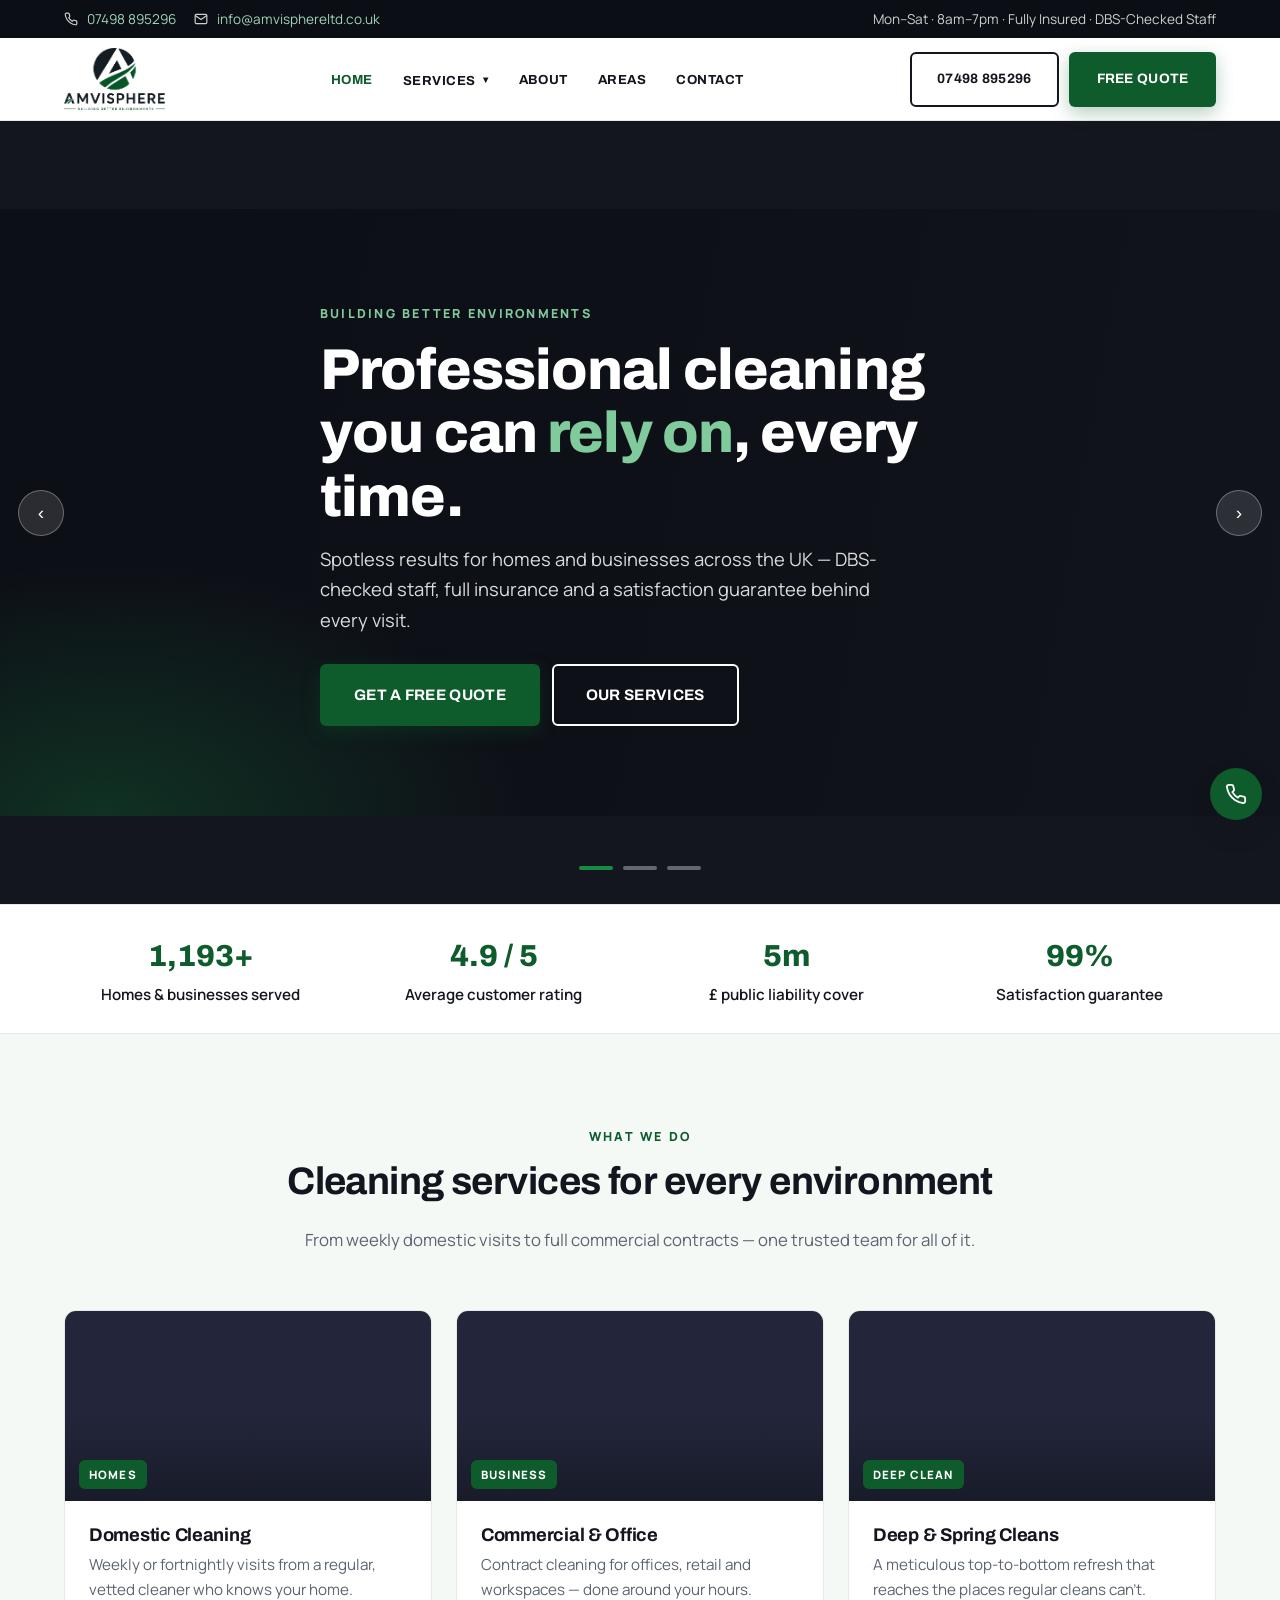
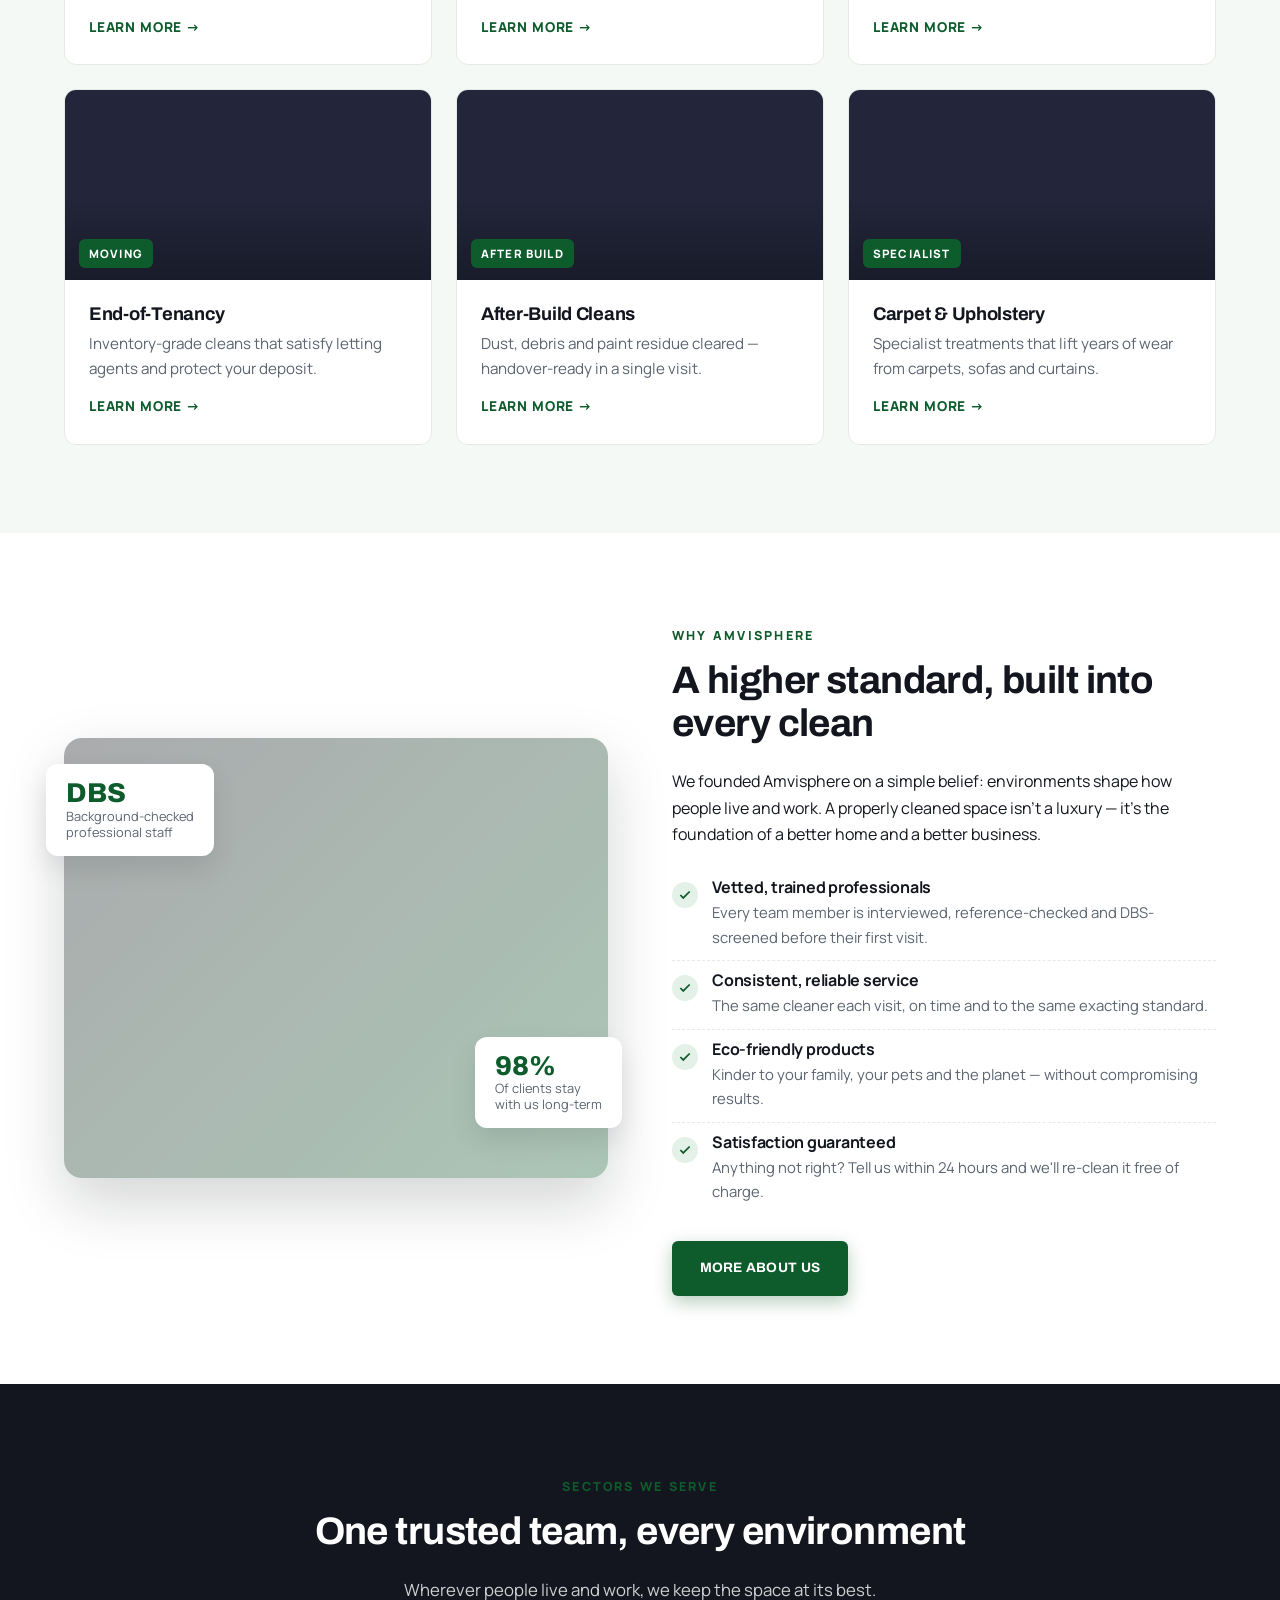
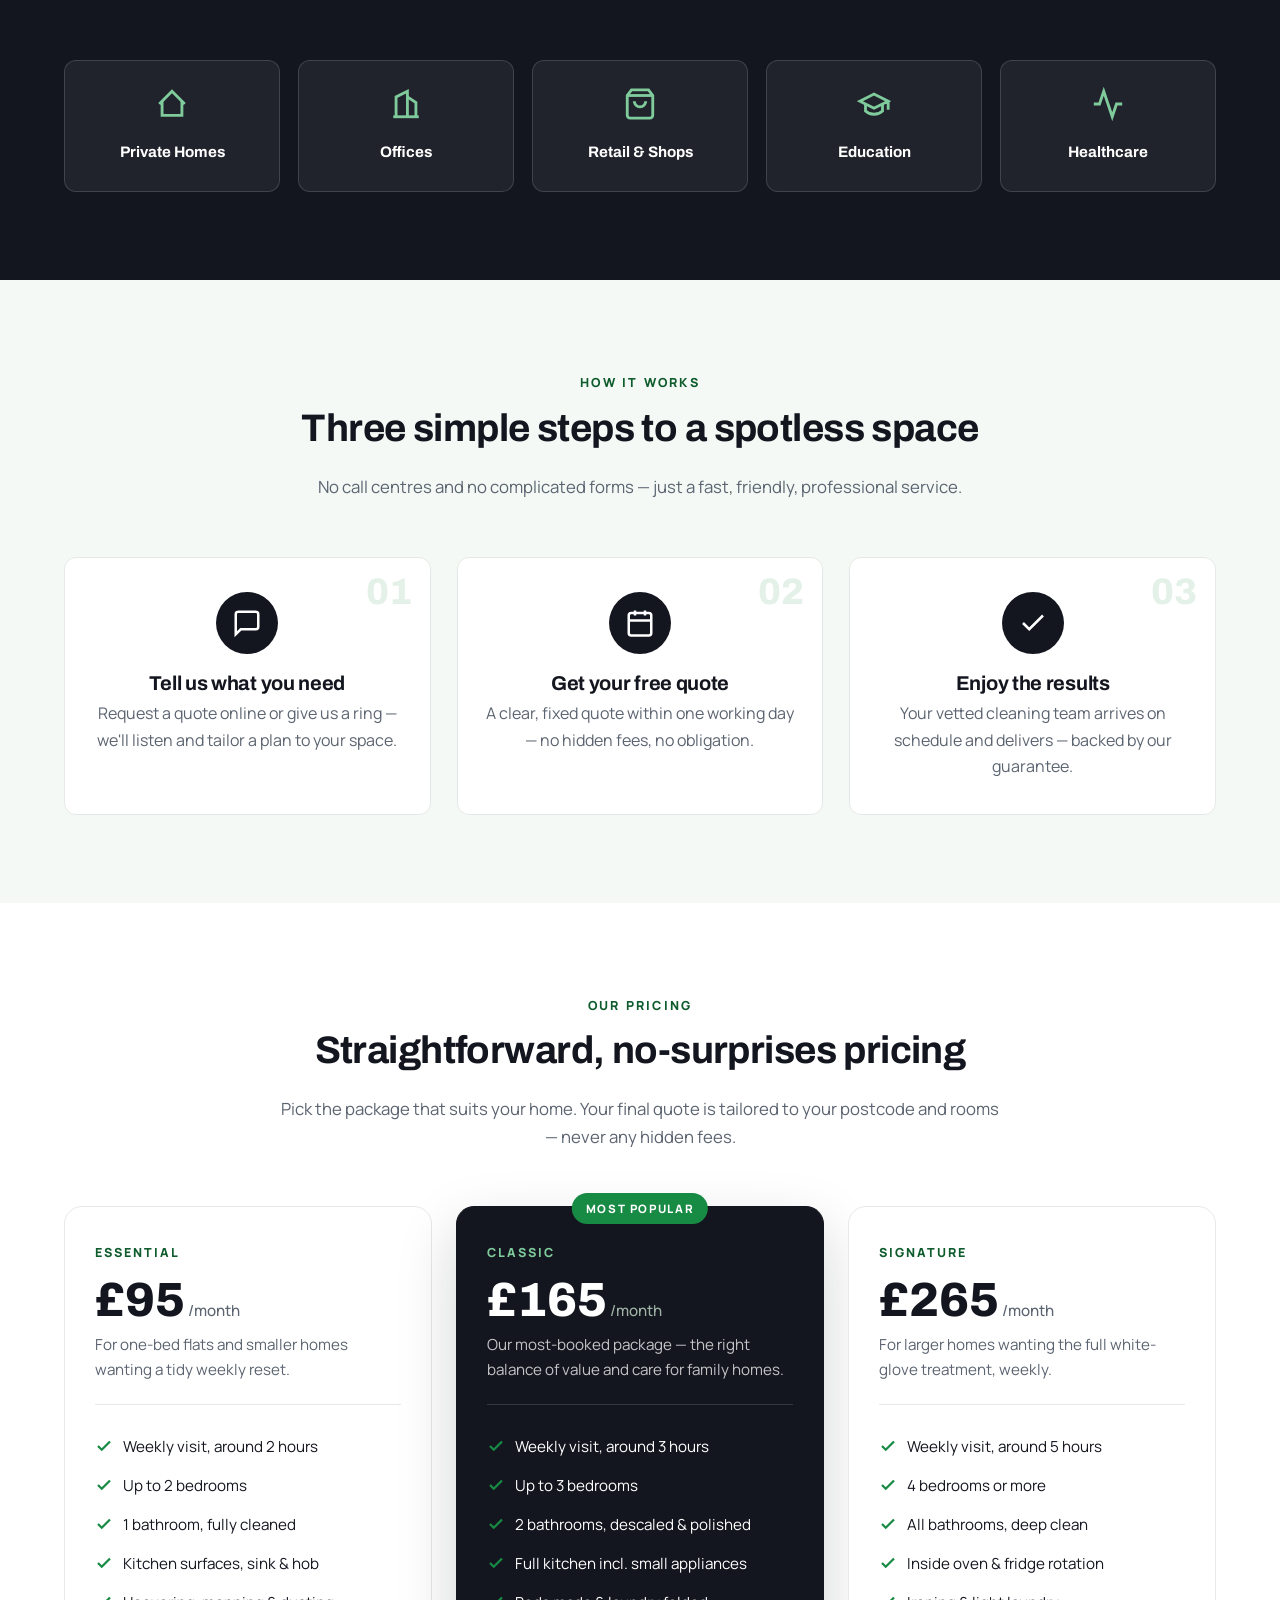
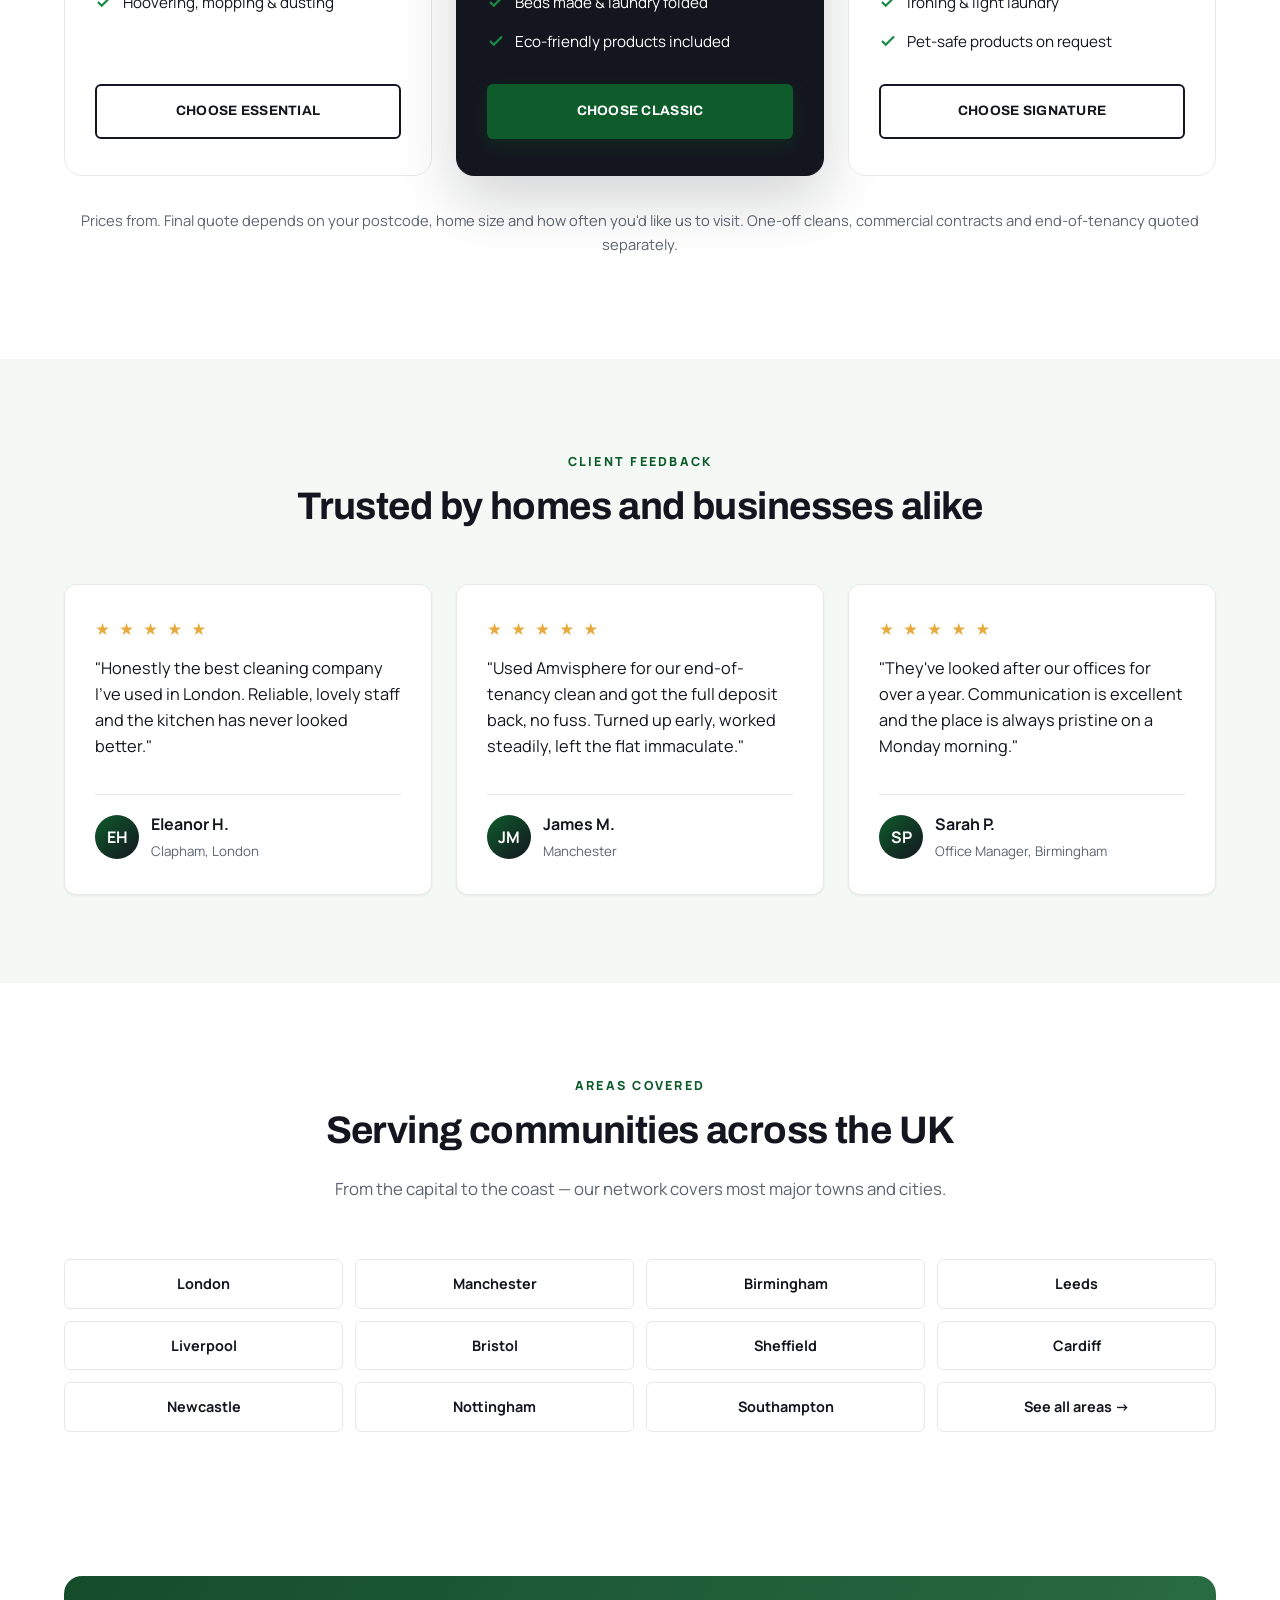
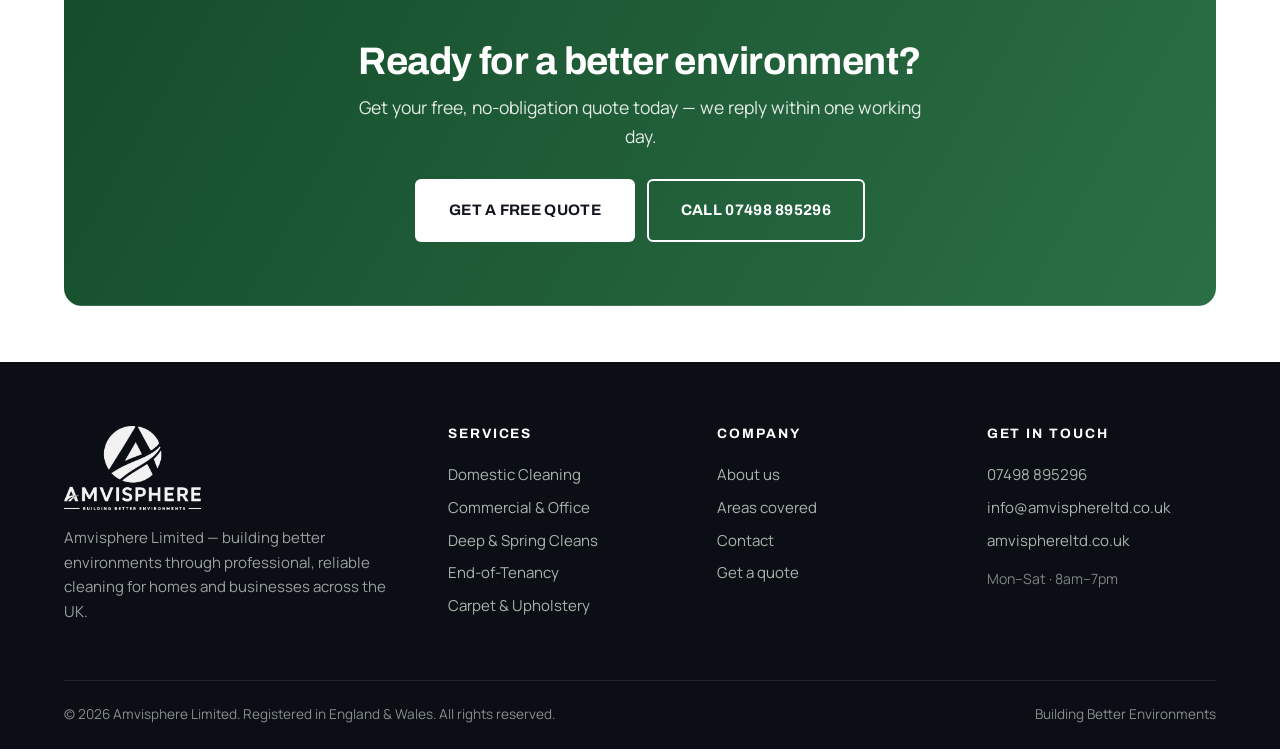
<file: index.html>
<!doctype html>
<html lang="en-GB">
<head>
  <meta charset="utf-8" />
  <meta name="viewport" content="width=device-width, initial-scale=1" />
  <title>Amvisphere Limited — Professional Cleaning | Building Better Environments</title>
  <meta name="description" content="Amvisphere Limited delivers professional domestic and commercial cleaning across the UK. DBS-checked staff, fully insured, satisfaction guaranteed. Call 07498 895296 for a free quote." />
  <link rel="canonical" href="https://amvisphereltd.co.uk/" />
  <link rel="preconnect" href="https://fonts.googleapis.com">
  <link rel="preconnect" href="https://fonts.gstatic.com" crossorigin>
  <link href="https://fonts.googleapis.com/css2?family=Archivo:wght@600;700;800&family=Manrope:wght@400;500;600;700;800&display=swap" rel="stylesheet">
  <link rel="stylesheet" href="assets/css/style.css" />
  <link rel="icon" type="image/png" href="assets/img/logo-mark.png" />
</head>
<body>

  <!-- Top bar -->
  <div class="topbar">
    <div class="container">
      <div class="topbar-left">
        <span>
          <svg viewBox="0 0 24 24" fill="none" stroke="currentColor" stroke-width="2"><path d="M22 16.92v3a2 2 0 0 1-2.18 2 19.79 19.79 0 0 1-8.63-3.07 19.5 19.5 0 0 1-6-6 19.79 19.79 0 0 1-3.07-8.67A2 2 0 0 1 4.11 2h3a2 2 0 0 1 2 1.72 12.84 12.84 0 0 0 .7 2.81 2 2 0 0 1-.45 2.11L8.09 9.91a16 16 0 0 0 6 6l1.27-1.27a2 2 0 0 1 2.11-.45 12.84 12.84 0 0 0 2.81.7A2 2 0 0 1 22 16.92z"/></svg>
          <a href="tel:+447498895296">07498 895296</a>
        </span>
        <span>
          <svg viewBox="0 0 24 24" fill="none" stroke="currentColor" stroke-width="2"><path d="M4 4h16c1.1 0 2 .9 2 2v12c0 1.1-.9 2-2 2H4c-1.1 0-2-.9-2-2V6c0-1.1.9-2 2-2z"/><polyline points="22,6 12,13 2,6"/></svg>
          <a href="mailto:info@amvisphereltd.co.uk">info@amvisphereltd.co.uk</a>
        </span>
      </div>
      <div class="topbar-right">
        <span>Mon–Sat · 8am–7pm · Fully Insured · DBS-Checked Staff</span>
      </div>
    </div>
  </div>

  <!-- Header -->
  <header class="header">
    <div class="container">
      <a href="index.html" class="brand">
        <img src="assets/img/logo-full.png" alt="Amvisphere — Building Better Environments" />
      </a>
      <nav class="nav" id="primary-nav">
        <a href="index.html">Home</a>
        <div class="nav-item">
          <a href="services.html">Services <span class="caret">&#9662;</span></a>
          <div class="dropdown">
            <a href="services.html#domestic">Domestic Cleaning</a>
            <a href="services.html#commercial">Commercial &amp; Office</a>
            <a href="services.html#deep">Deep &amp; Spring Cleans</a>
            <a href="services.html#tenancy">End-of-Tenancy</a>
            <a href="services.html#sparkle">After-Build Cleans</a>
            <a href="services.html#carpet">Carpet &amp; Upholstery</a>
          </div>
        </div>
        <a href="about.html">About</a>
        <a href="areas.html">Areas</a>
        <a href="contact.html">Contact</a>
      </nav>
      <div class="header-cta">
        <a class="btn btn-ghost" href="tel:+447498895296">07498 895296</a>
        <a class="btn btn-primary" href="contact.html">Free Quote</a>
        <button class="nav-toggle" aria-label="Toggle navigation"><span></span><span></span><span></span></button>
      </div>
    </div>
  </header>

  <!-- Hero slider -->
  <section class="slider" aria-label="Highlights">
    <div class="slide active" style="--slide-img: url('https://images.unsplash.com/photo-1581578731548-c64695cc6952?auto=format&fit=crop&w=1600&q=80');">
      <div class="container">
        <div class="slide-inner">
          <span class="eyebrow">Building Better Environments</span>
          <h1>Professional cleaning you can <span class="accent">rely on</span>, every time.</h1>
          <p>Spotless results for homes and businesses across the UK — DBS-checked staff, full insurance and a satisfaction guarantee behind every visit.</p>
          <div class="hero-ctas">
            <a class="btn btn-primary btn-lg" href="contact.html">Get a Free Quote</a>
            <a class="btn btn-outline-light btn-lg" href="services.html">Our Services</a>
          </div>
        </div>
      </div>
    </div>

    <div class="slide" style="--slide-img: url('https://images.unsplash.com/photo-1497366216548-37526070297c?auto=format&fit=crop&w=1600&q=80');">
      <div class="container">
        <div class="slide-inner">
          <span class="eyebrow">Commercial &amp; Office</span>
          <h2 class="slide-title">A workplace your team is <span class="accent">proud to walk into</span>.</h2>
          <p>Contract cleaning around your hours — offices, retail and workspaces kept pristine, day in, day out.</p>
          <div class="hero-ctas">
            <a class="btn btn-primary btn-lg" href="services.html#commercial">Commercial Cleaning</a>
            <a class="btn btn-outline-light btn-lg" href="contact.html">Request a Site Visit</a>
          </div>
        </div>
      </div>
    </div>

    <div class="slide" style="--slide-img: url('https://images.unsplash.com/photo-1600585154340-be6161a56a0c?auto=format&fit=crop&w=1600&q=80');">
      <div class="container">
        <div class="slide-inner">
          <span class="eyebrow">End-of-Tenancy</span>
          <h2 class="slide-title">Move out clean. <span class="accent">Deposit back.</span> Simple.</h2>
          <p>Inventory-grade cleans that satisfy letting agents — with a re-clean guarantee if anything gets flagged.</p>
          <div class="hero-ctas">
            <a class="btn btn-primary btn-lg" href="services.html#tenancy">Tenancy Cleaning</a>
            <a class="btn btn-outline-light btn-lg" href="tel:+447498895296">Call 07498 895296</a>
          </div>
        </div>
      </div>
    </div>

    <button class="slider-arrow prev" aria-label="Previous slide">‹</button>
    <button class="slider-arrow next" aria-label="Next slide">›</button>
    <div class="slider-nav">
      <button class="slider-dot active" aria-label="Slide 1"></button>
      <button class="slider-dot" aria-label="Slide 2"></button>
      <button class="slider-dot" aria-label="Slide 3"></button>
    </div>
  </section>

  <!-- Stat strip -->
  <section class="stats">
    <div class="container">
      <div class="stat-row">
        <div class="stat-item"><strong data-count="1200" data-suffix="+">0</strong>Homes &amp; businesses served</div>
        <div class="stat-item"><strong data-count="4.9" data-suffix=" / 5">0</strong>Average customer rating</div>
        <div class="stat-item"><strong data-count="5" data-suffix="m">0</strong>£ public liability cover</div>
        <div class="stat-item"><strong data-count="100" data-suffix="%">0</strong>Satisfaction guarantee</div>
      </div>
    </div>
  </section>

  <!-- Services -->
  <section class="section-soft">
    <div class="container">
      <div class="section-head">
        <span class="eyebrow">What We Do</span>
        <h2>Cleaning services for every environment</h2>
        <p>From weekly domestic visits to full commercial contracts — one trusted team for all of it.</p>
      </div>

      <div class="services-grid">
        <a class="service-photo-card" href="services.html#domestic">
          <div class="photo" style="background-image:url('https://images.unsplash.com/photo-1556911220-bff31c812dba?auto=format&fit=crop&w=800&q=80');">
            <span class="chip">Homes</span>
          </div>
          <div class="body">
            <h3>Domestic Cleaning</h3>
            <p>Weekly or fortnightly visits from a regular, vetted cleaner who knows your home.</p>
            <span class="link">Learn more →</span>
          </div>
        </a>

        <a class="service-photo-card" href="services.html#commercial">
          <div class="photo" style="background-image:url('https://images.unsplash.com/photo-1497366754035-f200968a6e72?auto=format&fit=crop&w=800&q=80');">
            <span class="chip">Business</span>
          </div>
          <div class="body">
            <h3>Commercial &amp; Office</h3>
            <p>Contract cleaning for offices, retail and workspaces — done around your hours.</p>
            <span class="link">Learn more →</span>
          </div>
        </a>

        <a class="service-photo-card" href="services.html#deep">
          <div class="photo" style="background-image:url('https://images.unsplash.com/photo-1563453392212-326f5e854473?auto=format&fit=crop&w=800&q=80');">
            <span class="chip">Deep Clean</span>
          </div>
          <div class="body">
            <h3>Deep &amp; Spring Cleans</h3>
            <p>A meticulous top-to-bottom refresh that reaches the places regular cleans can't.</p>
            <span class="link">Learn more →</span>
          </div>
        </a>

        <a class="service-photo-card" href="services.html#tenancy">
          <div class="photo" style="background-image:url('https://images.unsplash.com/photo-1600585154340-be6161a56a0c?auto=format&fit=crop&w=800&q=80');">
            <span class="chip">Moving</span>
          </div>
          <div class="body">
            <h3>End-of-Tenancy</h3>
            <p>Inventory-grade cleans that satisfy letting agents and protect your deposit.</p>
            <span class="link">Learn more →</span>
          </div>
        </a>

        <a class="service-photo-card" href="services.html#sparkle">
          <div class="photo" style="background-image:url('https://images.unsplash.com/photo-1503387762-592deb58ef4e?auto=format&fit=crop&w=800&q=80');">
            <span class="chip">After Build</span>
          </div>
          <div class="body">
            <h3>After-Build Cleans</h3>
            <p>Dust, debris and paint residue cleared — handover-ready in a single visit.</p>
            <span class="link">Learn more →</span>
          </div>
        </a>

        <a class="service-photo-card" href="services.html#carpet">
          <div class="photo" style="background-image:url('https://images.unsplash.com/photo-1584820927498-cfe5211fd8bf?auto=format&fit=crop&w=800&q=80');">
            <span class="chip">Specialist</span>
          </div>
          <div class="body">
            <h3>Carpet &amp; Upholstery</h3>
            <p>Specialist treatments that lift years of wear from carpets, sofas and curtains.</p>
            <span class="link">Learn more →</span>
          </div>
        </a>
      </div>
    </div>
  </section>

  <!-- Why us split -->
  <section>
    <div class="container split">
      <div class="split-visual">
        <div class="stat-card s1">
          <div class="num">DBS</div>
          <div class="lbl">Background-checked<br>professional staff</div>
        </div>
        <div class="stat-card s2">
          <div class="num">98%</div>
          <div class="lbl">Of clients stay<br>with us long-term</div>
        </div>
      </div>
      <div>
        <span class="eyebrow">Why Amvisphere</span>
        <h2>A higher standard, built into every clean</h2>
        <p>We founded Amvisphere on a simple belief: environments shape how people live and work. A properly cleaned space isn't a luxury — it's the foundation of a better home and a better business.</p>

        <ul class="feature-list">
          <li>
            <span class="tick"><svg width="14" height="14" viewBox="0 0 24 24" fill="none" stroke="currentColor" stroke-width="3"><polyline points="20 6 9 17 4 12"/></svg></span>
            <div>
              <h4>Vetted, trained professionals</h4>
              <p>Every team member is interviewed, reference-checked and DBS-screened before their first visit.</p>
            </div>
          </li>
          <li>
            <span class="tick"><svg width="14" height="14" viewBox="0 0 24 24" fill="none" stroke="currentColor" stroke-width="3"><polyline points="20 6 9 17 4 12"/></svg></span>
            <div>
              <h4>Consistent, reliable service</h4>
              <p>The same cleaner each visit, on time and to the same exacting standard.</p>
            </div>
          </li>
          <li>
            <span class="tick"><svg width="14" height="14" viewBox="0 0 24 24" fill="none" stroke="currentColor" stroke-width="3"><polyline points="20 6 9 17 4 12"/></svg></span>
            <div>
              <h4>Eco-friendly products</h4>
              <p>Kinder to your family, your pets and the planet — without compromising results.</p>
            </div>
          </li>
          <li>
            <span class="tick"><svg width="14" height="14" viewBox="0 0 24 24" fill="none" stroke="currentColor" stroke-width="3"><polyline points="20 6 9 17 4 12"/></svg></span>
            <div>
              <h4>Satisfaction guaranteed</h4>
              <p>Anything not right? Tell us within 24 hours and we'll re-clean it free of charge.</p>
            </div>
          </li>
        </ul>

        <div style="margin-top: 26px;">
          <a class="btn btn-primary" href="about.html">More About Us</a>
        </div>
      </div>
    </div>
  </section>

  <!-- Sectors -->
  <section class="section-ink">
    <div class="container">
      <div class="section-head">
        <span class="eyebrow">Sectors We Serve</span>
        <h2>One trusted team, every environment</h2>
        <p>Wherever people live and work, we keep the space at its best.</p>
      </div>
      <div class="sectors">
        <a class="sector" href="services.html#domestic">
          <svg viewBox="0 0 24 24" fill="none" stroke="currentColor" stroke-width="2"><path d="M3 12 12 3l9 9"/><path d="M5 10v10h14V10"/></svg>
          <strong>Private Homes</strong>
        </a>
        <a class="sector" href="services.html#commercial">
          <svg viewBox="0 0 24 24" fill="none" stroke="currentColor" stroke-width="2"><path d="M3 21h18"/><path d="M5 21V7l8-4v18"/><path d="M19 21V11l-6-4"/></svg>
          <strong>Offices</strong>
        </a>
        <a class="sector" href="services.html#commercial">
          <svg viewBox="0 0 24 24" fill="none" stroke="currentColor" stroke-width="2"><path d="M6 2 3 6v14a2 2 0 0 0 2 2h14a2 2 0 0 0 2-2V6l-3-4z"/><path d="M3 6h18"/><path d="M16 10a4 4 0 0 1-8 0"/></svg>
          <strong>Retail &amp; Shops</strong>
        </a>
        <a class="sector" href="services.html#commercial">
          <svg viewBox="0 0 24 24" fill="none" stroke="currentColor" stroke-width="2"><path d="M22 10v6M2 10l10-5 10 5-10 5z"/><path d="M6 12v5c3 3 9 3 12 0v-5"/></svg>
          <strong>Education</strong>
        </a>
        <a class="sector" href="services.html#commercial">
          <svg viewBox="0 0 24 24" fill="none" stroke="currentColor" stroke-width="2"><path d="M22 12h-4l-3 9L9 3l-3 9H2"/></svg>
          <strong>Healthcare</strong>
        </a>
      </div>
    </div>
  </section>

  <!-- How it works -->
  <section class="section-soft">
    <div class="container">
      <div class="section-head">
        <span class="eyebrow">How It Works</span>
        <h2>Three simple steps to a spotless space</h2>
        <p>No call centres and no complicated forms — just a fast, friendly, professional service.</p>
      </div>

      <div class="steps">
        <div class="step">
          <div class="step-num">01</div>
          <div class="step-icon">
            <svg viewBox="0 0 24 24" fill="none" stroke="currentColor" stroke-width="2"><path d="M21 15a2 2 0 0 1-2 2H7l-4 4V5a2 2 0 0 1 2-2h14a2 2 0 0 1 2 2z"/></svg>
          </div>
          <h3>Tell us what you need</h3>
          <p>Request a quote online or give us a ring — we'll listen and tailor a plan to your space.</p>
        </div>
        <div class="step">
          <div class="step-num">02</div>
          <div class="step-icon">
            <svg viewBox="0 0 24 24" fill="none" stroke="currentColor" stroke-width="2"><rect x="3" y="4" width="18" height="18" rx="2"/><path d="M16 2v4M8 2v4M3 10h18"/></svg>
          </div>
          <h3>Get your free quote</h3>
          <p>A clear, fixed quote within one working day — no hidden fees, no obligation.</p>
        </div>
        <div class="step">
          <div class="step-num">03</div>
          <div class="step-icon">
            <svg viewBox="0 0 24 24" fill="none" stroke="currentColor" stroke-width="2"><path d="M20 6 9 17l-5-5"/></svg>
          </div>
          <h3>Enjoy the results</h3>
          <p>Your vetted cleaning team arrives on schedule and delivers — backed by our guarantee.</p>
        </div>
      </div>
    </div>
  </section>

  <!-- Pricing -->
  <section>
    <div class="container">
      <div class="section-head">
        <span class="eyebrow">Our Pricing</span>
        <h2>Straightforward, no-surprises pricing</h2>
        <p>Pick the package that suits your home. Your final quote is tailored to your postcode and rooms — never any hidden fees.</p>
      </div>

      <div class="pricing-grid">
        <div class="pricing-card">
          <span class="pricing-tier">Essential</span>
          <div class="pricing-amount">£95<span class="per"> /month</span></div>
          <p class="pricing-summary">For one-bed flats and smaller homes wanting a tidy weekly reset.</p>
          <ul class="pricing-features">
            <li><svg class="check" viewBox="0 0 24 24" fill="none" stroke="currentColor" stroke-width="3"><polyline points="20 6 9 17 4 12"/></svg> Weekly visit, around 2 hours</li>
            <li><svg class="check" viewBox="0 0 24 24" fill="none" stroke="currentColor" stroke-width="3"><polyline points="20 6 9 17 4 12"/></svg> Up to 2 bedrooms</li>
            <li><svg class="check" viewBox="0 0 24 24" fill="none" stroke="currentColor" stroke-width="3"><polyline points="20 6 9 17 4 12"/></svg> 1 bathroom, fully cleaned</li>
            <li><svg class="check" viewBox="0 0 24 24" fill="none" stroke="currentColor" stroke-width="3"><polyline points="20 6 9 17 4 12"/></svg> Kitchen surfaces, sink &amp; hob</li>
            <li><svg class="check" viewBox="0 0 24 24" fill="none" stroke="currentColor" stroke-width="3"><polyline points="20 6 9 17 4 12"/></svg> Hoovering, mopping &amp; dusting</li>
          </ul>
          <a class="btn btn-ghost" href="contact.html">Choose Essential</a>
        </div>

        <div class="pricing-card popular">
          <span class="pricing-badge">Most Popular</span>
          <span class="pricing-tier">Classic</span>
          <div class="pricing-amount">£165<span class="per"> /month</span></div>
          <p class="pricing-summary">Our most-booked package — the right balance of value and care for family homes.</p>
          <ul class="pricing-features">
            <li><svg class="check" viewBox="0 0 24 24" fill="none" stroke="currentColor" stroke-width="3"><polyline points="20 6 9 17 4 12"/></svg> Weekly visit, around 3 hours</li>
            <li><svg class="check" viewBox="0 0 24 24" fill="none" stroke="currentColor" stroke-width="3"><polyline points="20 6 9 17 4 12"/></svg> Up to 3 bedrooms</li>
            <li><svg class="check" viewBox="0 0 24 24" fill="none" stroke="currentColor" stroke-width="3"><polyline points="20 6 9 17 4 12"/></svg> 2 bathrooms, descaled &amp; polished</li>
            <li><svg class="check" viewBox="0 0 24 24" fill="none" stroke="currentColor" stroke-width="3"><polyline points="20 6 9 17 4 12"/></svg> Full kitchen incl. small appliances</li>
            <li><svg class="check" viewBox="0 0 24 24" fill="none" stroke="currentColor" stroke-width="3"><polyline points="20 6 9 17 4 12"/></svg> Beds made &amp; laundry folded</li>
            <li><svg class="check" viewBox="0 0 24 24" fill="none" stroke="currentColor" stroke-width="3"><polyline points="20 6 9 17 4 12"/></svg> Eco-friendly products included</li>
          </ul>
          <a class="btn btn-primary" href="contact.html">Choose Classic</a>
        </div>

        <div class="pricing-card">
          <span class="pricing-tier">Signature</span>
          <div class="pricing-amount">£265<span class="per"> /month</span></div>
          <p class="pricing-summary">For larger homes wanting the full white-glove treatment, weekly.</p>
          <ul class="pricing-features">
            <li><svg class="check" viewBox="0 0 24 24" fill="none" stroke="currentColor" stroke-width="3"><polyline points="20 6 9 17 4 12"/></svg> Weekly visit, around 5 hours</li>
            <li><svg class="check" viewBox="0 0 24 24" fill="none" stroke="currentColor" stroke-width="3"><polyline points="20 6 9 17 4 12"/></svg> 4 bedrooms or more</li>
            <li><svg class="check" viewBox="0 0 24 24" fill="none" stroke="currentColor" stroke-width="3"><polyline points="20 6 9 17 4 12"/></svg> All bathrooms, deep clean</li>
            <li><svg class="check" viewBox="0 0 24 24" fill="none" stroke="currentColor" stroke-width="3"><polyline points="20 6 9 17 4 12"/></svg> Inside oven &amp; fridge rotation</li>
            <li><svg class="check" viewBox="0 0 24 24" fill="none" stroke="currentColor" stroke-width="3"><polyline points="20 6 9 17 4 12"/></svg> Ironing &amp; light laundry</li>
            <li><svg class="check" viewBox="0 0 24 24" fill="none" stroke="currentColor" stroke-width="3"><polyline points="20 6 9 17 4 12"/></svg> Pet-safe products on request</li>
          </ul>
          <a class="btn btn-ghost" href="contact.html">Choose Signature</a>
        </div>
      </div>

      <p class="pricing-note">Prices from. Final quote depends on your postcode, home size and how often you'd like us to visit. One-off cleans, commercial contracts and end-of-tenancy quoted separately.</p>
    </div>
  </section>

  <!-- Testimonials -->
  <section class="section-soft">
    <div class="container">
      <div class="section-head">
        <span class="eyebrow">Client Feedback</span>
        <h2>Trusted by homes and businesses alike</h2>
      </div>
      <div class="testimonials">
        <div class="testimonial">
          <div class="stars">★ ★ ★ ★ ★</div>
          <p>"Honestly the best cleaning company I've used in London. Reliable, lovely staff and the kitchen has never looked better."</p>
          <div class="who">
            <div class="avatar">EH</div>
            <div>
              <strong>Eleanor H.</strong><br>
              <small>Clapham, London</small>
            </div>
          </div>
        </div>
        <div class="testimonial">
          <div class="stars">★ ★ ★ ★ ★</div>
          <p>"Used Amvisphere for our end-of-tenancy clean and got the full deposit back, no fuss. Turned up early, worked steadily, left the flat immaculate."</p>
          <div class="who">
            <div class="avatar">JM</div>
            <div>
              <strong>James M.</strong><br>
              <small>Manchester</small>
            </div>
          </div>
        </div>
        <div class="testimonial">
          <div class="stars">★ ★ ★ ★ ★</div>
          <p>"They've looked after our offices for over a year. Communication is excellent and the place is always pristine on a Monday morning."</p>
          <div class="who">
            <div class="avatar">SP</div>
            <div>
              <strong>Sarah P.</strong><br>
              <small>Office Manager, Birmingham</small>
            </div>
          </div>
        </div>
      </div>
    </div>
  </section>

  <!-- Areas -->
  <section>
    <div class="container">
      <div class="section-head">
        <span class="eyebrow">Areas Covered</span>
        <h2>Serving communities across the UK</h2>
        <p>From the capital to the coast — our network covers most major towns and cities.</p>
      </div>
      <div class="areas-grid">
        <a class="area-chip" href="areas.html">London</a>
        <a class="area-chip" href="areas.html">Manchester</a>
        <a class="area-chip" href="areas.html">Birmingham</a>
        <a class="area-chip" href="areas.html">Leeds</a>
        <a class="area-chip" href="areas.html">Liverpool</a>
        <a class="area-chip" href="areas.html">Bristol</a>
        <a class="area-chip" href="areas.html">Sheffield</a>
        <a class="area-chip" href="areas.html">Cardiff</a>
        <a class="area-chip" href="areas.html">Newcastle</a>
        <a class="area-chip" href="areas.html">Nottingham</a>
        <a class="area-chip" href="areas.html">Southampton</a>
        <a class="area-chip" href="areas.html">See all areas →</a>
      </div>
    </div>
  </section>

  <!-- CTA band -->
  <section class="tight">
    <div class="container">
      <div class="cta-band">
        <h2>Ready for a better environment?</h2>
        <p>Get your free, no-obligation quote today — we reply within one working day.</p>
        <div class="ctas">
          <a class="btn btn-light btn-lg" href="contact.html">Get a Free Quote</a>
          <a class="btn btn-outline-light btn-lg" href="tel:+447498895296">Call 07498 895296</a>
        </div>
      </div>
    </div>
  </section>

  <!-- Footer -->
  <footer class="footer">
    <div class="container">
      <div class="footer-grid">
        <div class="footer-about">
          <img src="assets/img/logo-full.png" alt="Amvisphere — Building Better Environments" />
          <p>Amvisphere Limited — building better environments through professional, reliable cleaning for homes and businesses across the UK.</p>
        </div>
        <div>
          <h4>Services</h4>
          <a href="services.html#domestic">Domestic Cleaning</a>
          <a href="services.html#commercial">Commercial &amp; Office</a>
          <a href="services.html#deep">Deep &amp; Spring Cleans</a>
          <a href="services.html#tenancy">End-of-Tenancy</a>
          <a href="services.html#carpet">Carpet &amp; Upholstery</a>
        </div>
        <div>
          <h4>Company</h4>
          <a href="about.html">About us</a>
          <a href="areas.html">Areas covered</a>
          <a href="contact.html">Contact</a>
          <a href="contact.html">Get a quote</a>
        </div>
        <div>
          <h4>Get in touch</h4>
          <a href="tel:+447498895296">07498 895296</a>
          <a href="mailto:info@amvisphereltd.co.uk">info@amvisphereltd.co.uk</a>
          <a href="https://amvisphereltd.co.uk">amvisphereltd.co.uk</a>
          <p style="margin-top:10px; color:rgba(201,210,204,.6); font-size:.88rem;">Mon–Sat · 8am–7pm</p>
        </div>
      </div>
      <div class="footer-bottom">
        <div>© <span id="year">2026</span> Amvisphere Limited. Registered in England &amp; Wales. All rights reserved.</div>
        <div>Building Better Environments</div>
      </div>
    </div>
  </footer>

  <script src="assets/js/main.js"></script>
  <script>document.getElementById('year').textContent = new Date().getFullYear();</script>
</body>
</html>
</file>
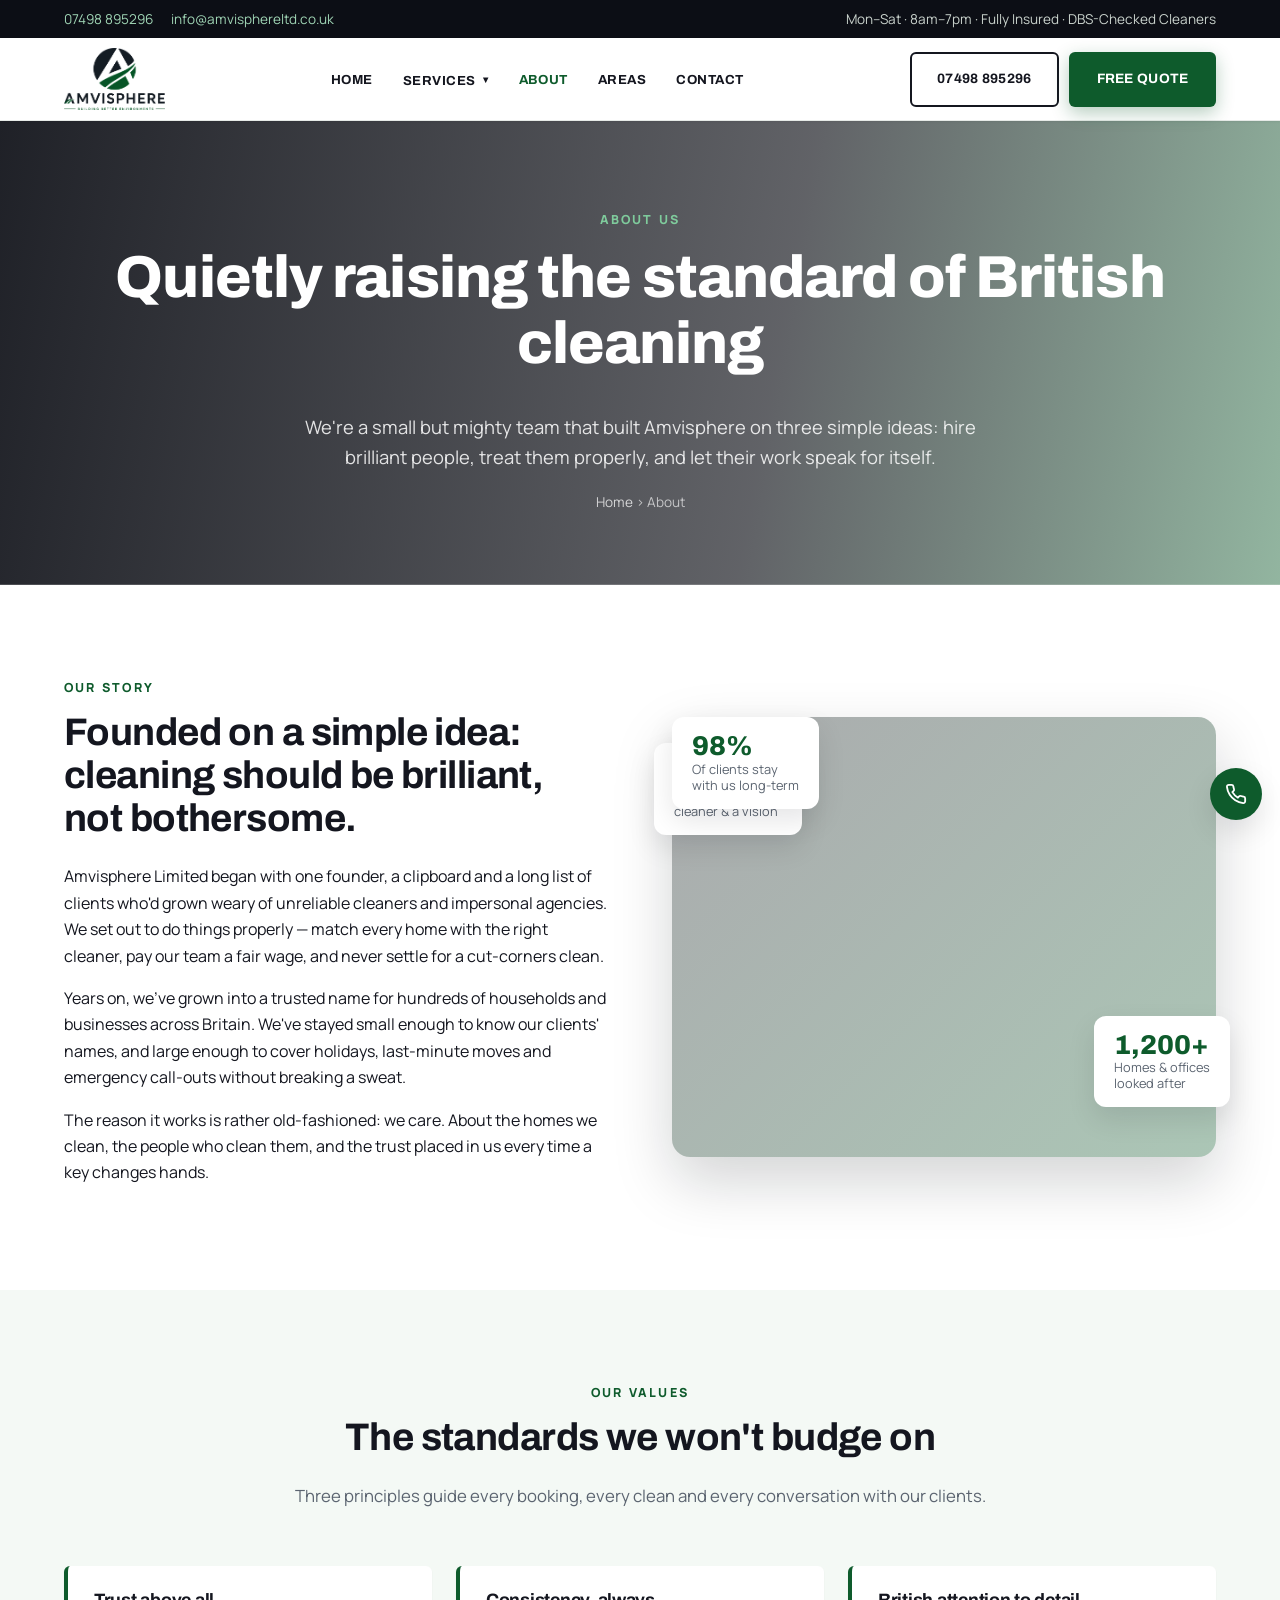
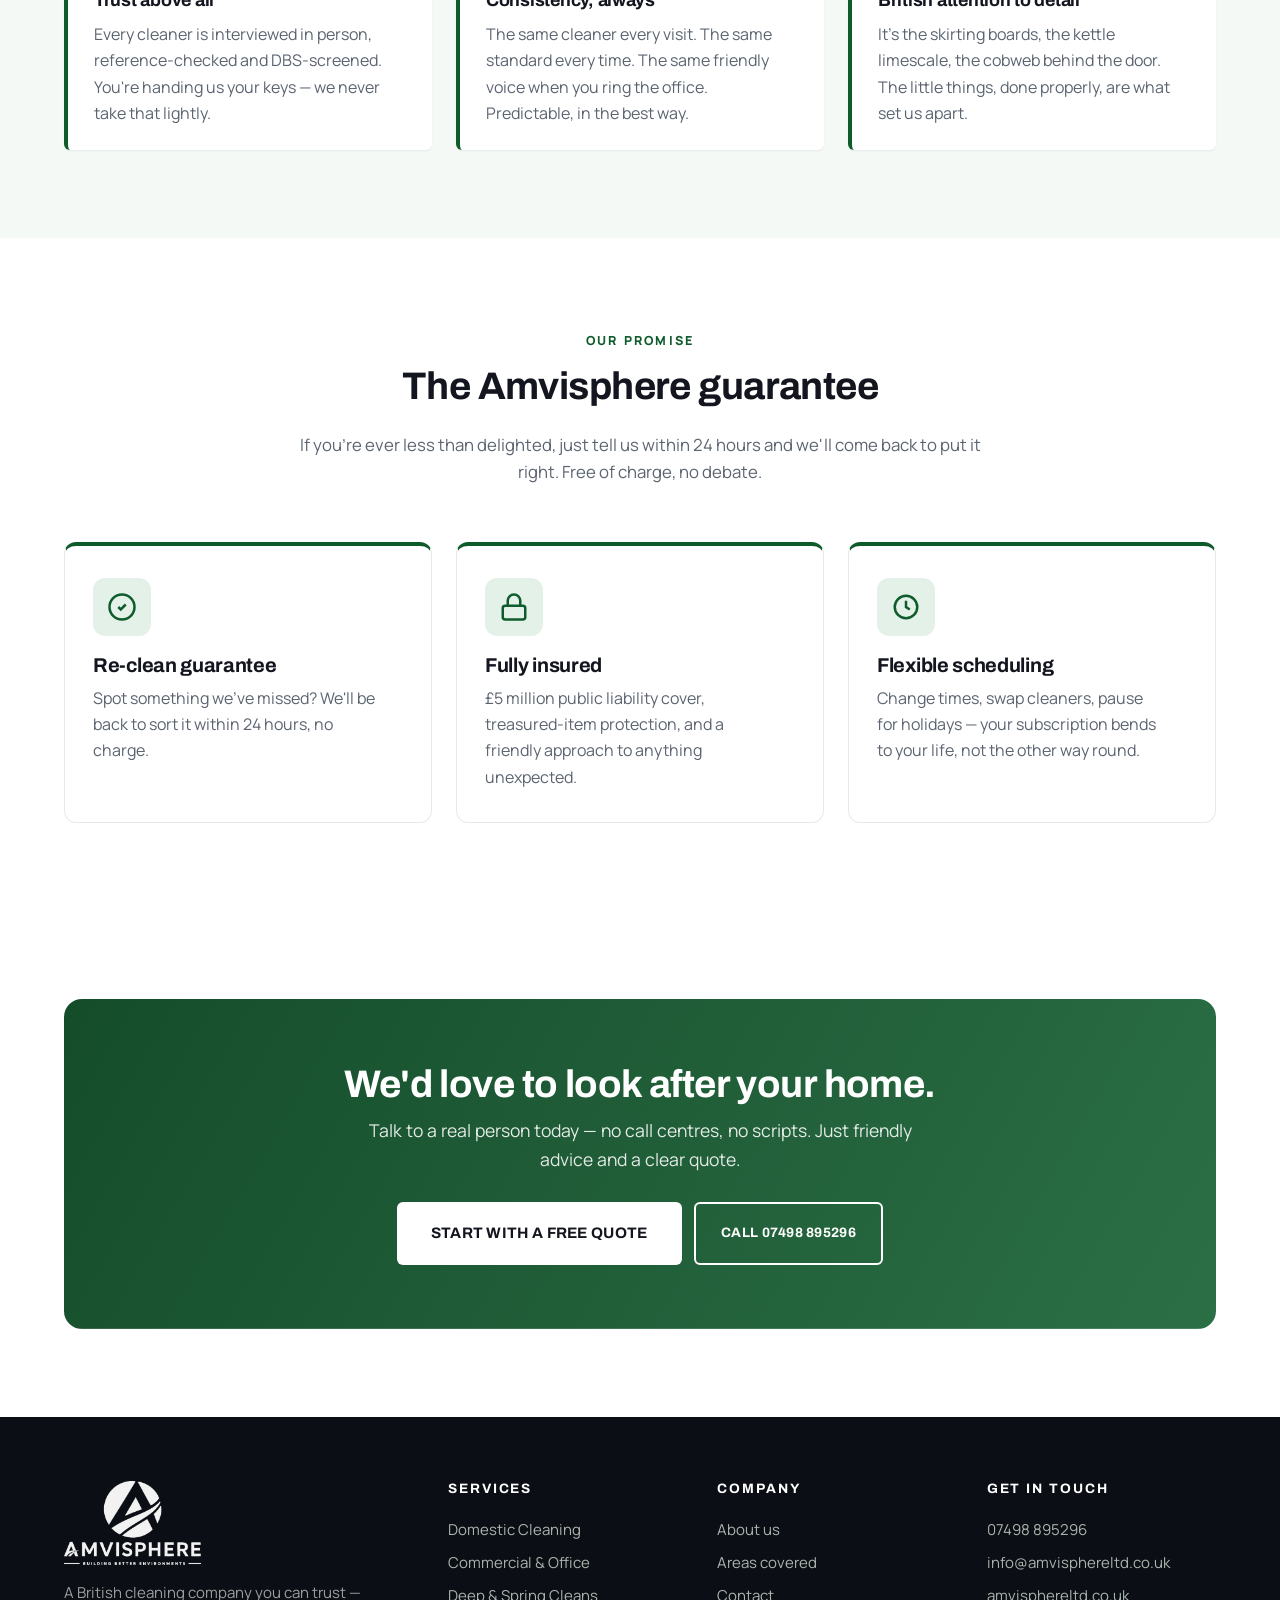
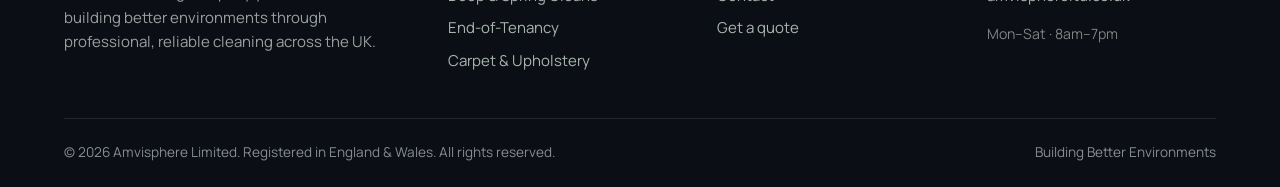
<file: about.html>
<!doctype html>
<html lang="en-GB">
<head>
  <meta charset="utf-8" />
  <meta name="viewport" content="width=device-width, initial-scale=1" />
  <title>About Us — A British Cleaning Company with Heart | Amvisphere Limited</title>
  <meta name="description" content="Discover the story, values and people behind Amvisphere Limited — a British cleaning company built on trust, consistency and an old-fashioned attention to detail." />
  <link rel="canonical" href="https://amvisphereltd.co.uk/about.html" />
  <link rel="preconnect" href="https://fonts.googleapis.com">
  <link rel="preconnect" href="https://fonts.gstatic.com" crossorigin>
  <link href="https://fonts.googleapis.com/css2?family=Archivo:wght@600;700;800&family=Manrope:wght@400;500;600;700;800&display=swap" rel="stylesheet">
  <link rel="stylesheet" href="assets/css/style.css" />
  <link rel="icon" type="image/png" href="assets/img/logo-mark.png" />
</head>
<body>

  <div class="topbar">
    <div class="container">
      <div class="topbar-left">
        <span><a href="tel:+447498895296">07498 895296</a></span>
        <span><a href="mailto:info@amvisphereltd.co.uk">info@amvisphereltd.co.uk</a></span>
      </div>
      <div class="topbar-right">
        <span>Mon–Sat · 8am–7pm · Fully Insured · DBS-Checked Cleaners</span>
      </div>
    </div>
  </div>

  <header class="header">
    <div class="container">
      <a href="index.html" class="brand">
        <img src="assets/img/logo-full.png" alt="Amvisphere — Building Better Environments" />
      </a>
      <nav class="nav" id="primary-nav">
        <a href="index.html">Home</a>
        <div class="nav-item">
          <a href="services.html">Services <span class="caret">&#9662;</span></a>
          <div class="dropdown">
            <a href="services.html#domestic">Domestic Cleaning</a>
            <a href="services.html#commercial">Commercial &amp; Office</a>
            <a href="services.html#deep">Deep &amp; Spring Cleans</a>
            <a href="services.html#tenancy">End-of-Tenancy</a>
            <a href="services.html#sparkle">After-Build Cleans</a>
            <a href="services.html#carpet">Carpet &amp; Upholstery</a>
          </div>
        </div>
        <a href="about.html">About</a>
        <a href="areas.html">Areas</a>
        <a href="contact.html">Contact</a>
      </nav>
      <div class="header-cta">
        <a class="btn btn-ghost" href="tel:+447498895296">07498 895296</a>
        <a class="btn btn-primary" href="contact.html">Free Quote</a>
        <button class="nav-toggle" aria-label="Toggle navigation"><span></span><span></span><span></span></button>
      </div>
    </div>
  </header>

  <section class="page-head">
    <div class="container">
      <span class="eyebrow">About Us</span>
      <h1>Quietly raising the standard of British cleaning</h1>
      <p class="lead">We're a small but mighty team that built Amvisphere on three simple ideas: hire brilliant people, treat them properly, and let their work speak for itself.</p>
      <div class="breadcrumb"><a href="index.html">Home</a> › About</div>
    </div>
  </section>

  <section>
    <div class="container split">
      <div>
        <span class="eyebrow">Our Story</span>
        <h2>Founded on a simple idea: cleaning should be brilliant, not bothersome.</h2>
        <p>Amvisphere Limited began with one founder, a clipboard and a long list of clients who'd grown weary of unreliable cleaners and impersonal agencies. We set out to do things properly — match every home with the right cleaner, pay our team a fair wage, and never settle for a cut-corners clean.</p>
        <p>Years on, we've grown into a trusted name for hundreds of households and businesses across Britain. We've stayed small enough to know our clients' names, and large enough to cover holidays, last-minute moves and emergency call-outs without breaking a sweat.</p>
        <p>The reason it works is rather old-fashioned: we care. About the homes we clean, the people who clean them, and the trust placed in us every time a key changes hands.</p>
      </div>
      <div class="split-visual">
        <div class="stat-card s1">
          <div>
            <div class="num">2019</div>
            <div class="lbl">Founded with one<br>cleaner & a vision</div>
          </div>
        </div>
        <div class="stat-card s2">
          <div>
            <div class="num">1,200+</div>
            <div class="lbl">Homes & offices<br>looked after</div>
          </div>
        </div>
        <div class="stat-card s3">
          <div>
            <div class="num">98%</div>
            <div class="lbl">Of clients stay<br>with us long-term</div>
          </div>
        </div>
      </div>
    </div>
  </section>

  <section class="section-soft">
    <div class="container">
      <div class="section-head">
        <span class="eyebrow">Our Values</span>
        <h2>The standards we won't budge on</h2>
        <p>Three principles guide every booking, every clean and every conversation with our clients.</p>
      </div>
      <div class="values">
        <div class="value">
          <h3>Trust above all</h3>
          <p>Every cleaner is interviewed in person, reference-checked and DBS-screened. You're handing us your keys — we never take that lightly.</p>
        </div>
        <div class="value">
          <h3>Consistency, always</h3>
          <p>The same cleaner every visit. The same standard every time. The same friendly voice when you ring the office. Predictable, in the best way.</p>
        </div>
        <div class="value">
          <h3>British attention to detail</h3>
          <p>It's the skirting boards, the kettle limescale, the cobweb behind the door. The little things, done properly, are what set us apart.</p>
        </div>
      </div>
    </div>
  </section>

  <section>
    <div class="container">
      <div class="section-head">
        <span class="eyebrow">Our Promise</span>
        <h2>The Amvisphere guarantee</h2>
        <p>If you're ever less than delighted, just tell us within 24 hours and we'll come back to put it right. Free of charge, no debate.</p>
      </div>

      <div class="services-grid">
        <div class="service-tile" style="cursor:default">
          <div class="service-icon">
            <svg viewBox="0 0 24 24" fill="none" stroke="currentColor" stroke-width="2"><path d="M9 12l2 2 4-4"/><circle cx="12" cy="12" r="10"/></svg>
          </div>
          <h3>Re-clean guarantee</h3>
          <p>Spot something we've missed? We'll be back to sort it within 24 hours, no charge.</p>
        </div>
        <div class="service-tile" style="cursor:default">
          <div class="service-icon">
            <svg viewBox="0 0 24 24" fill="none" stroke="currentColor" stroke-width="2"><rect x="3" y="11" width="18" height="11" rx="2"/><path d="M7 11V7a5 5 0 0 1 10 0v4"/></svg>
          </div>
          <h3>Fully insured</h3>
          <p>£5 million public liability cover, treasured-item protection, and a friendly approach to anything unexpected.</p>
        </div>
        <div class="service-tile" style="cursor:default">
          <div class="service-icon">
            <svg viewBox="0 0 24 24" fill="none" stroke="currentColor" stroke-width="2"><path d="M21 12a9 9 0 1 1-18 0 9 9 0 0 1 18 0z"/><path d="M12 7v5l3 2"/></svg>
          </div>
          <h3>Flexible scheduling</h3>
          <p>Change times, swap cleaners, pause for holidays — your subscription bends to your life, not the other way round.</p>
        </div>
      </div>
    </div>
  </section>

  <section>
    <div class="container">
      <div class="cta-band">
        <h2>We'd love to look after your home.</h2>
        <p>Talk to a real person today — no call centres, no scripts. Just friendly advice and a clear quote.</p>
        <div style="display:flex;gap:12px;justify-content:center;flex-wrap:wrap;">
          <a class="btn btn-light btn-lg" href="contact.html">Start with a Free Quote</a>
          <a class="btn btn-outline-light" href="tel:+447498895296">Call 07498 895296</a>
        </div>
      </div>
    </div>
  </section>

  <footer class="footer">
    <div class="container">
      <div class="footer-grid">
        <div class="footer-about">
          <img src="assets/img/logo-full.png" alt="Amvisphere — Building Better Environments" />
          <p>A British cleaning company you can trust — building better environments through professional, reliable cleaning across the UK.</p>
        </div>
        <div>
          <h4>Services</h4>
          <a href="services.html#domestic">Domestic Cleaning</a>
          <a href="services.html#commercial">Commercial & Office</a>
          <a href="services.html#deep">Deep & Spring Cleans</a>
          <a href="services.html#tenancy">End-of-Tenancy</a>
          <a href="services.html#carpet">Carpet & Upholstery</a>
        </div>
        <div>
          <h4>Company</h4>
          <a href="about.html">About us</a>
          <a href="areas.html">Areas covered</a>
          <a href="contact.html">Contact</a>
          <a href="contact.html">Get a quote</a>
        </div>
        <div>
          <h4>Get in touch</h4>
          <a href="tel:+447498895296">07498 895296</a>
          <a href="mailto:info@amvisphereltd.co.uk">info@amvisphereltd.co.uk</a>
          <a href="https://amvisphereltd.co.uk">amvisphereltd.co.uk</a>
          <p style="margin-top:10px; color:rgba(201,210,204,.6); font-size:.88rem;">Mon–Sat · 8am–7pm</p>
        </div>
      </div>
      <div class="footer-bottom">
        <div>© <span id="year">2026</span> Amvisphere Limited. Registered in England & Wales. All rights reserved.</div>
        <div>Building Better Environments</div>
      </div>
    </div>
  </footer>

  <script src="assets/js/main.js"></script>
  <script>document.getElementById('year').textContent = new Date().getFullYear();</script>
</body>
</html>
</file>
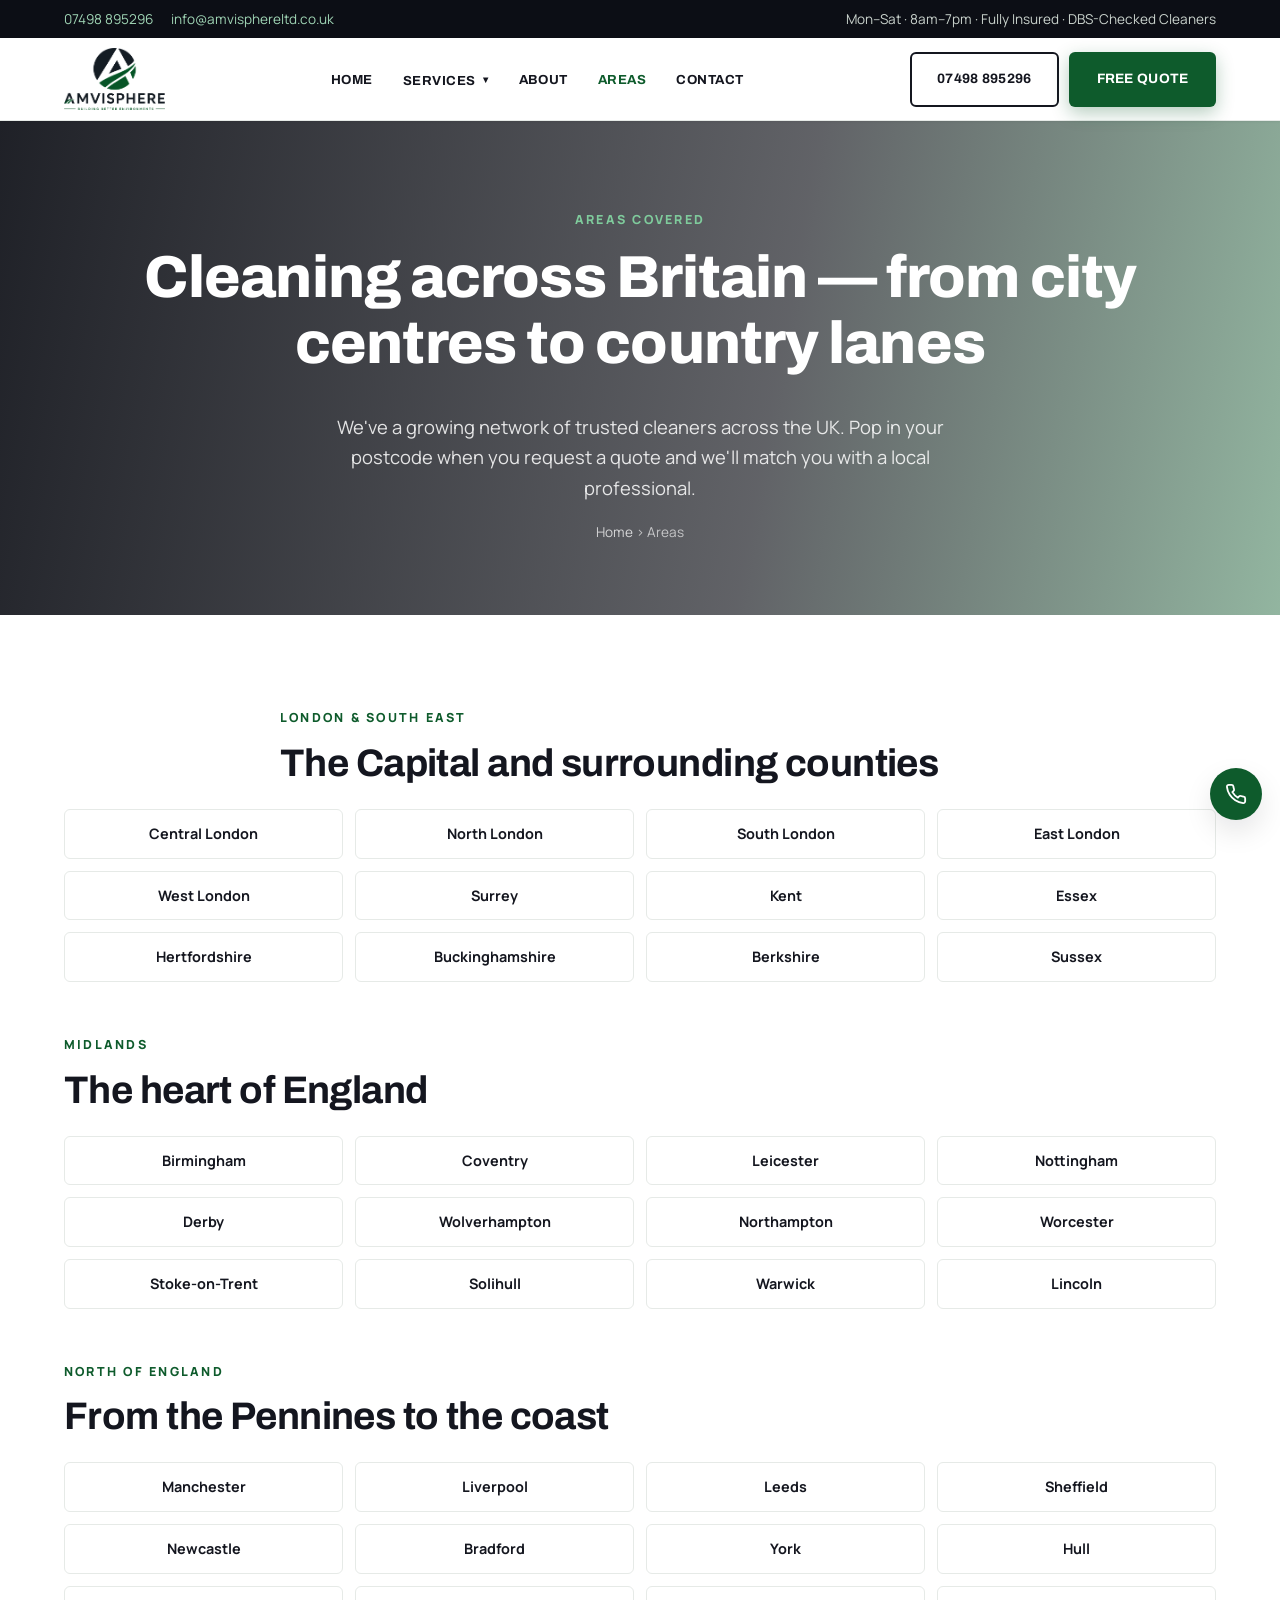
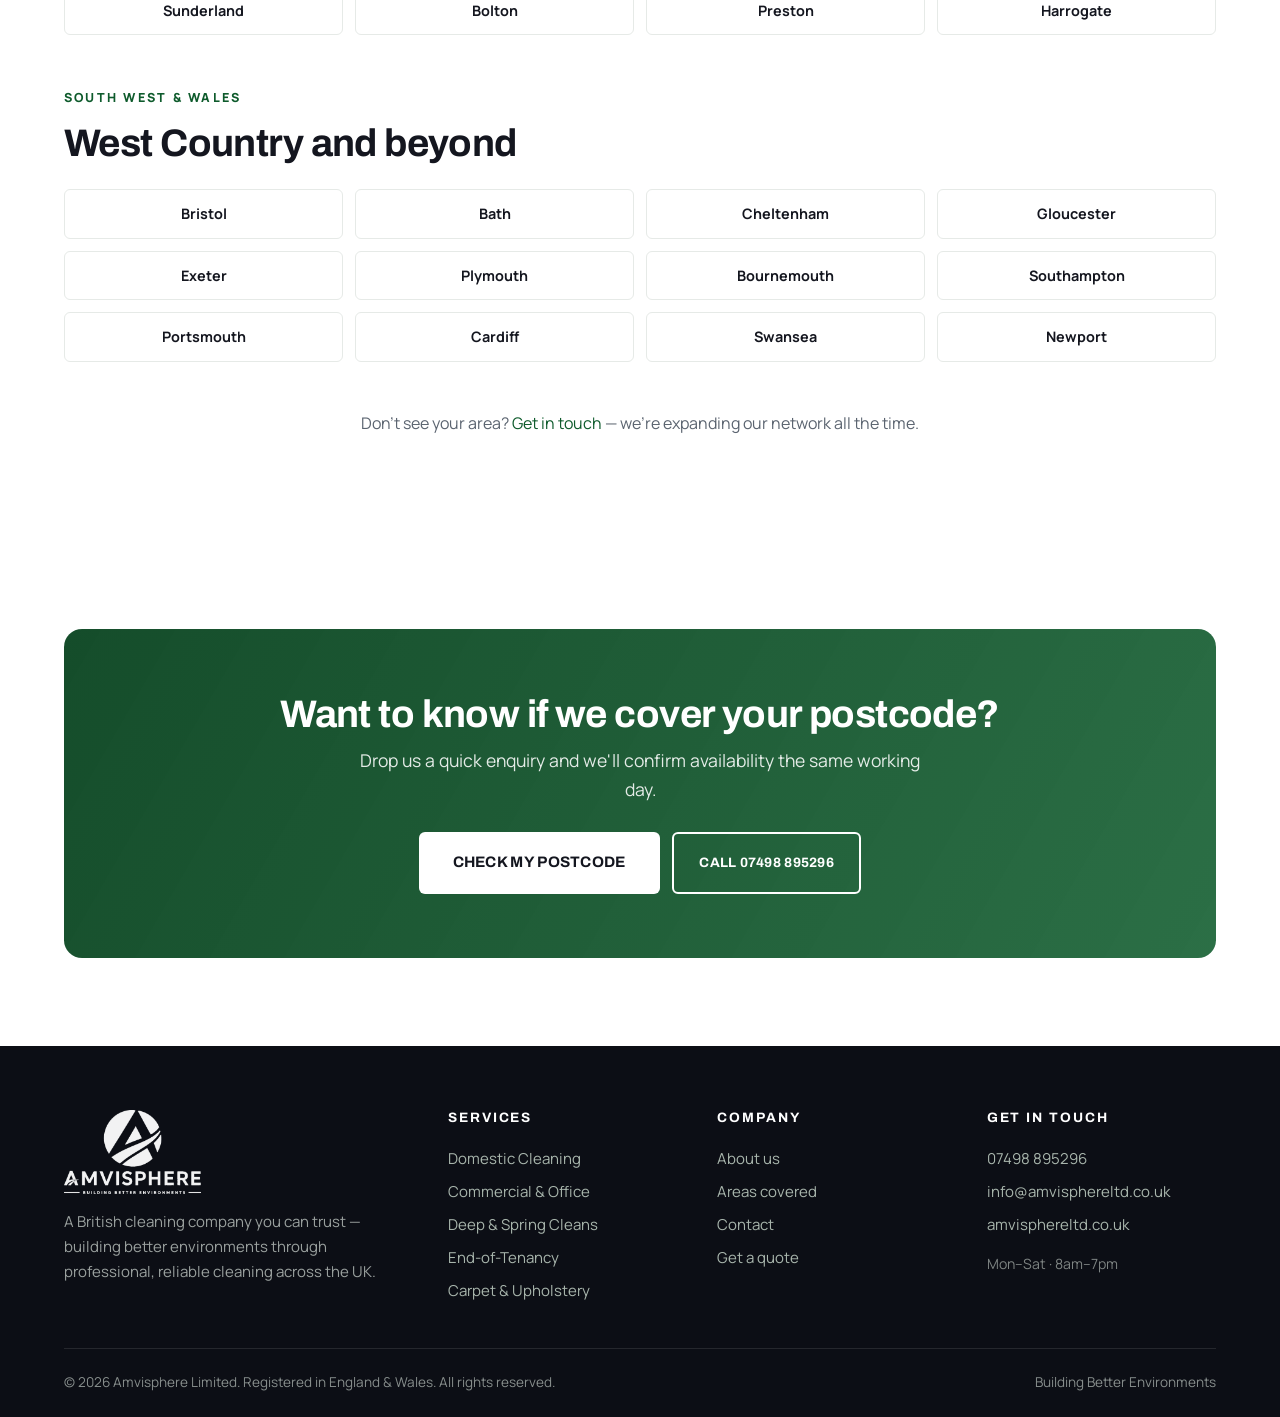
<file: areas.html>
<!doctype html>
<html lang="en-GB">
<head>
  <meta charset="utf-8" />
  <meta name="viewport" content="width=device-width, initial-scale=1" />
  <title>Areas We Cover — Cleaning Across the UK | Amvisphere Limited</title>
  <meta name="description" content="Amvisphere Limited provides professional cleaning services across London, the Home Counties, the Midlands, the North and beyond. Find your area." />
  <link rel="canonical" href="https://amvisphereltd.co.uk/areas.html" />
  <link rel="preconnect" href="https://fonts.googleapis.com">
  <link rel="preconnect" href="https://fonts.gstatic.com" crossorigin>
  <link href="https://fonts.googleapis.com/css2?family=Archivo:wght@600;700;800&family=Manrope:wght@400;500;600;700;800&display=swap" rel="stylesheet">
  <link rel="stylesheet" href="assets/css/style.css" />
  <link rel="icon" type="image/png" href="assets/img/logo-mark.png" />
</head>
<body>

  <div class="topbar">
    <div class="container">
      <div class="topbar-left">
        <span><a href="tel:+447498895296">07498 895296</a></span>
        <span><a href="mailto:info@amvisphereltd.co.uk">info@amvisphereltd.co.uk</a></span>
      </div>
      <div class="topbar-right">
        <span>Mon–Sat · 8am–7pm · Fully Insured · DBS-Checked Cleaners</span>
      </div>
    </div>
  </div>

  <header class="header">
    <div class="container">
      <a href="index.html" class="brand">
        <img src="assets/img/logo-full.png" alt="Amvisphere — Building Better Environments" />
      </a>
      <nav class="nav" id="primary-nav">
        <a href="index.html">Home</a>
        <div class="nav-item">
          <a href="services.html">Services <span class="caret">&#9662;</span></a>
          <div class="dropdown">
            <a href="services.html#domestic">Domestic Cleaning</a>
            <a href="services.html#commercial">Commercial &amp; Office</a>
            <a href="services.html#deep">Deep &amp; Spring Cleans</a>
            <a href="services.html#tenancy">End-of-Tenancy</a>
            <a href="services.html#sparkle">After-Build Cleans</a>
            <a href="services.html#carpet">Carpet &amp; Upholstery</a>
          </div>
        </div>
        <a href="about.html">About</a>
        <a href="areas.html">Areas</a>
        <a href="contact.html">Contact</a>
      </nav>
      <div class="header-cta">
        <a class="btn btn-ghost" href="tel:+447498895296">07498 895296</a>
        <a class="btn btn-primary" href="contact.html">Free Quote</a>
        <button class="nav-toggle" aria-label="Toggle navigation"><span></span><span></span><span></span></button>
      </div>
    </div>
  </header>

  <section class="page-head">
    <div class="container">
      <span class="eyebrow">Areas Covered</span>
      <h1>Cleaning across Britain — from city centres to country lanes</h1>
      <p class="lead">We've a growing network of trusted cleaners across the UK. Pop in your postcode when you request a quote and we'll match you with a local professional.</p>
      <div class="breadcrumb"><a href="index.html">Home</a> › Areas</div>
    </div>
  </section>

  <section>
    <div class="container">

      <div class="section-head" style="text-align:left; margin-bottom:24px;">
        <span class="eyebrow">London & South East</span>
        <h2>The Capital and surrounding counties</h2>
      </div>
      <div class="areas-grid">
        <a class="area-chip" href="contact.html">Central London</a>
        <a class="area-chip" href="contact.html">North London</a>
        <a class="area-chip" href="contact.html">South London</a>
        <a class="area-chip" href="contact.html">East London</a>
        <a class="area-chip" href="contact.html">West London</a>
        <a class="area-chip" href="contact.html">Surrey</a>
        <a class="area-chip" href="contact.html">Kent</a>
        <a class="area-chip" href="contact.html">Essex</a>
        <a class="area-chip" href="contact.html">Hertfordshire</a>
        <a class="area-chip" href="contact.html">Buckinghamshire</a>
        <a class="area-chip" href="contact.html">Berkshire</a>
        <a class="area-chip" href="contact.html">Sussex</a>
      </div>

      <div class="section-head" style="text-align:left; margin: 48px 0 24px;">
        <span class="eyebrow">Midlands</span>
        <h2>The heart of England</h2>
      </div>
      <div class="areas-grid">
        <a class="area-chip" href="contact.html">Birmingham</a>
        <a class="area-chip" href="contact.html">Coventry</a>
        <a class="area-chip" href="contact.html">Leicester</a>
        <a class="area-chip" href="contact.html">Nottingham</a>
        <a class="area-chip" href="contact.html">Derby</a>
        <a class="area-chip" href="contact.html">Wolverhampton</a>
        <a class="area-chip" href="contact.html">Northampton</a>
        <a class="area-chip" href="contact.html">Worcester</a>
        <a class="area-chip" href="contact.html">Stoke-on-Trent</a>
        <a class="area-chip" href="contact.html">Solihull</a>
        <a class="area-chip" href="contact.html">Warwick</a>
        <a class="area-chip" href="contact.html">Lincoln</a>
      </div>

      <div class="section-head" style="text-align:left; margin: 48px 0 24px;">
        <span class="eyebrow">North of England</span>
        <h2>From the Pennines to the coast</h2>
      </div>
      <div class="areas-grid">
        <a class="area-chip" href="contact.html">Manchester</a>
        <a class="area-chip" href="contact.html">Liverpool</a>
        <a class="area-chip" href="contact.html">Leeds</a>
        <a class="area-chip" href="contact.html">Sheffield</a>
        <a class="area-chip" href="contact.html">Newcastle</a>
        <a class="area-chip" href="contact.html">Bradford</a>
        <a class="area-chip" href="contact.html">York</a>
        <a class="area-chip" href="contact.html">Hull</a>
        <a class="area-chip" href="contact.html">Sunderland</a>
        <a class="area-chip" href="contact.html">Bolton</a>
        <a class="area-chip" href="contact.html">Preston</a>
        <a class="area-chip" href="contact.html">Harrogate</a>
      </div>

      <div class="section-head" style="text-align:left; margin: 48px 0 24px;">
        <span class="eyebrow">South West & Wales</span>
        <h2>West Country and beyond</h2>
      </div>
      <div class="areas-grid">
        <a class="area-chip" href="contact.html">Bristol</a>
        <a class="area-chip" href="contact.html">Bath</a>
        <a class="area-chip" href="contact.html">Cheltenham</a>
        <a class="area-chip" href="contact.html">Gloucester</a>
        <a class="area-chip" href="contact.html">Exeter</a>
        <a class="area-chip" href="contact.html">Plymouth</a>
        <a class="area-chip" href="contact.html">Bournemouth</a>
        <a class="area-chip" href="contact.html">Southampton</a>
        <a class="area-chip" href="contact.html">Portsmouth</a>
        <a class="area-chip" href="contact.html">Cardiff</a>
        <a class="area-chip" href="contact.html">Swansea</a>
        <a class="area-chip" href="contact.html">Newport</a>
      </div>

      <p style="text-align:center; margin-top:48px; color:var(--muted);">
        Don't see your area? <a href="contact.html">Get in touch</a> — we're expanding our network all the time.
      </p>
    </div>
  </section>

  <section>
    <div class="container">
      <div class="cta-band">
        <h2>Want to know if we cover your postcode?</h2>
        <p>Drop us a quick enquiry and we'll confirm availability the same working day.</p>
        <div style="display:flex;gap:12px;justify-content:center;flex-wrap:wrap;">
          <a class="btn btn-light btn-lg" href="contact.html">Check My Postcode</a>
          <a class="btn btn-outline-light" href="tel:+447498895296">Call 07498 895296</a>
        </div>
      </div>
    </div>
  </section>

  <footer class="footer">
    <div class="container">
      <div class="footer-grid">
        <div class="footer-about">
          <img src="assets/img/logo-full.png" alt="Amvisphere — Building Better Environments" />
          <p>A British cleaning company you can trust — building better environments through professional, reliable cleaning across the UK.</p>
        </div>
        <div>
          <h4>Services</h4>
          <a href="services.html#domestic">Domestic Cleaning</a>
          <a href="services.html#commercial">Commercial & Office</a>
          <a href="services.html#deep">Deep & Spring Cleans</a>
          <a href="services.html#tenancy">End-of-Tenancy</a>
          <a href="services.html#carpet">Carpet & Upholstery</a>
        </div>
        <div>
          <h4>Company</h4>
          <a href="about.html">About us</a>
          <a href="areas.html">Areas covered</a>
          <a href="contact.html">Contact</a>
          <a href="contact.html">Get a quote</a>
        </div>
        <div>
          <h4>Get in touch</h4>
          <a href="tel:+447498895296">07498 895296</a>
          <a href="mailto:info@amvisphereltd.co.uk">info@amvisphereltd.co.uk</a>
          <a href="https://amvisphereltd.co.uk">amvisphereltd.co.uk</a>
          <p style="margin-top:10px; color:rgba(201,210,204,.6); font-size:.88rem;">Mon–Sat · 8am–7pm</p>
        </div>
      </div>
      <div class="footer-bottom">
        <div>© <span id="year">2026</span> Amvisphere Limited. Registered in England & Wales. All rights reserved.</div>
        <div>Building Better Environments</div>
      </div>
    </div>
  </footer>

  <script src="assets/js/main.js"></script>
  <script>document.getElementById('year').textContent = new Date().getFullYear();</script>
</body>
</html>
</file>
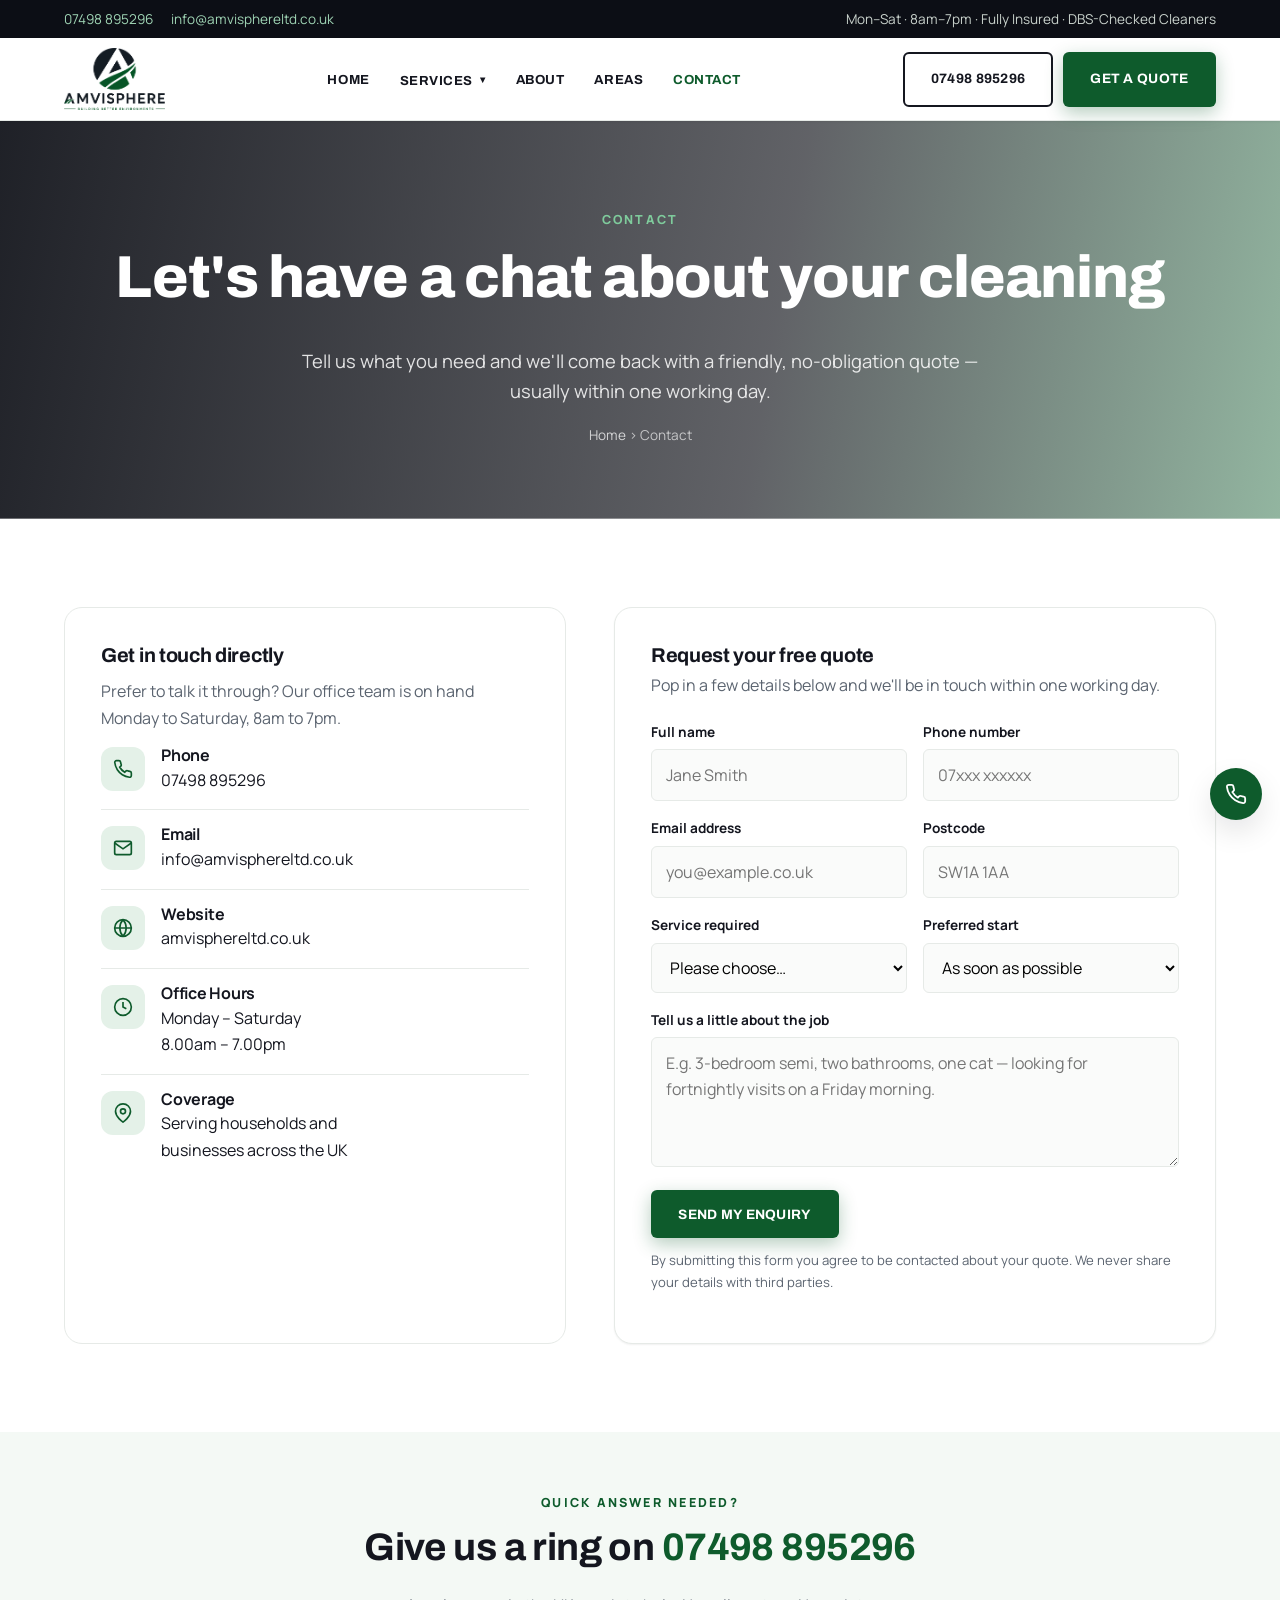
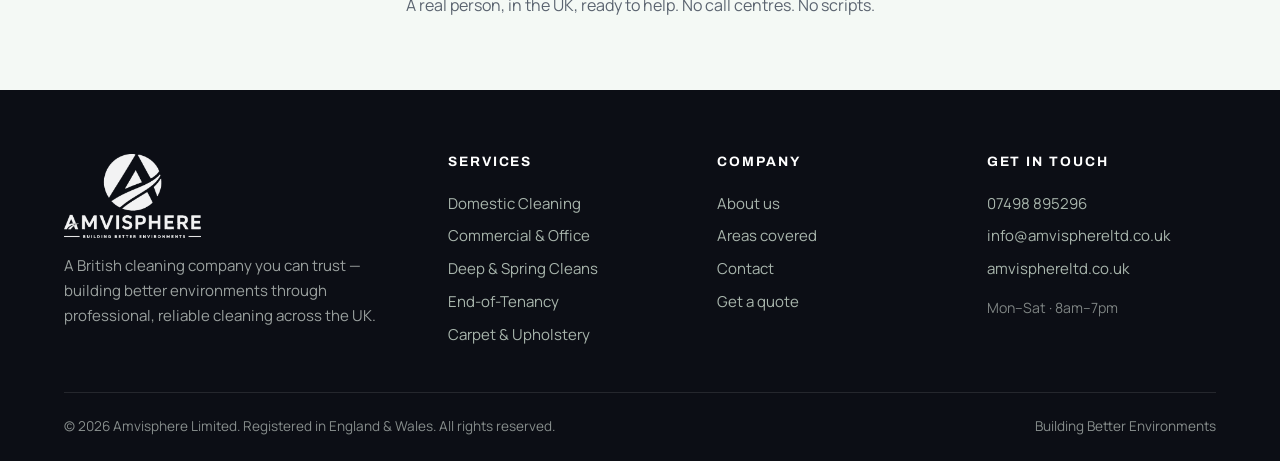
<file: contact.html>
<!doctype html>
<html lang="en-GB">
<head>
  <meta charset="utf-8" />
  <meta name="viewport" content="width=device-width, initial-scale=1" />
  <title>Contact Us — Get a Free Cleaning Quote | Amvisphere Limited</title>
  <meta name="description" content="Get in touch with Amvisphere Limited for a free, no-obligation cleaning quote. Call 07498 895296 or email info@amvisphereltd.co.uk — we reply within one working day." />
  <link rel="canonical" href="https://amvisphereltd.co.uk/contact.html" />
  <link rel="preconnect" href="https://fonts.googleapis.com">
  <link rel="preconnect" href="https://fonts.gstatic.com" crossorigin>
  <link href="https://fonts.googleapis.com/css2?family=Archivo:wght@600;700;800&family=Manrope:wght@400;500;600;700;800&display=swap" rel="stylesheet">
  <link rel="stylesheet" href="assets/css/style.css" />
  <link rel="icon" type="image/png" href="assets/img/logo-mark.png" />
</head>
<body>

  <div class="topbar">
    <div class="container">
      <div class="topbar-left">
        <span><a href="tel:+447498895296">07498 895296</a></span>
        <span><a href="mailto:info@amvisphereltd.co.uk">info@amvisphereltd.co.uk</a></span>
      </div>
      <div class="topbar-right">
        <span>Mon–Sat · 8am–7pm · Fully Insured · DBS-Checked Cleaners</span>
      </div>
    </div>
  </div>

  <header class="header">
    <div class="container">
      <a href="index.html" class="brand">
        <img src="assets/img/logo-full.png" alt="Amvisphere — Building Better Environments" />
      </a>
      <nav class="nav" id="primary-nav">
        <a href="index.html">Home</a>
        <div class="nav-item">
          <a href="services.html">Services <span class="caret">&#9662;</span></a>
          <div class="dropdown">
            <a href="services.html#domestic">Domestic Cleaning</a>
            <a href="services.html#commercial">Commercial &amp; Office</a>
            <a href="services.html#deep">Deep &amp; Spring Cleans</a>
            <a href="services.html#tenancy">End-of-Tenancy</a>
            <a href="services.html#sparkle">After-Build Cleans</a>
            <a href="services.html#carpet">Carpet &amp; Upholstery</a>
          </div>
        </div>
        <a href="about.html">About</a>
        <a href="areas.html">Areas</a>
        <a href="contact.html">Contact</a>
      </nav>
      <div class="header-cta">
        <a class="btn btn-ghost" href="tel:+447498895296">07498 895296</a>
        <a class="btn btn-primary" href="#quote">Get a Quote</a>
        <button class="nav-toggle" aria-label="Toggle navigation"><span></span><span></span><span></span></button>
      </div>
    </div>
  </header>

  <section class="page-head">
    <div class="container">
      <span class="eyebrow">Contact</span>
      <h1>Let's have a chat about your cleaning</h1>
      <p class="lead">Tell us what you need and we'll come back with a friendly, no-obligation quote — usually within one working day.</p>
      <div class="breadcrumb"><a href="index.html">Home</a> › Contact</div>
    </div>
  </section>

  <section id="quote">
    <div class="container">
      <div class="contact-grid">

        <aside class="contact-info">
          <h3>Get in touch directly</h3>
          <p style="color:var(--muted);">Prefer to talk it through? Our office team is on hand Monday to Saturday, 8am to 7pm.</p>

          <div class="row">
            <div class="icon">
              <svg width="20" height="20" viewBox="0 0 24 24" fill="none" stroke="currentColor" stroke-width="2"><path d="M22 16.92v3a2 2 0 0 1-2.18 2 19.79 19.79 0 0 1-8.63-3.07 19.5 19.5 0 0 1-6-6 19.79 19.79 0 0 1-3.07-8.67A2 2 0 0 1 4.11 2h3a2 2 0 0 1 2 1.72 12.84 12.84 0 0 0 .7 2.81 2 2 0 0 1-.45 2.11L8.09 9.91a16 16 0 0 0 6 6l1.27-1.27a2 2 0 0 1 2.11-.45 12.84 12.84 0 0 0 2.81.7A2 2 0 0 1 22 16.92z"/></svg>
            </div>
            <div>
              <h4>Phone</h4>
              <a href="tel:+447498895296">07498 895296</a>
            </div>
          </div>

          <div class="row">
            <div class="icon">
              <svg width="20" height="20" viewBox="0 0 24 24" fill="none" stroke="currentColor" stroke-width="2"><path d="M4 4h16c1.1 0 2 .9 2 2v12c0 1.1-.9 2-2 2H4c-1.1 0-2-.9-2-2V6c0-1.1.9-2 2-2z"/><polyline points="22,6 12,13 2,6"/></svg>
            </div>
            <div>
              <h4>Email</h4>
              <a href="mailto:info@amvisphereltd.co.uk">info@amvisphereltd.co.uk</a>
            </div>
          </div>

          <div class="row">
            <div class="icon">
              <svg width="20" height="20" viewBox="0 0 24 24" fill="none" stroke="currentColor" stroke-width="2"><circle cx="12" cy="12" r="10"/><path d="M2 12h20M12 2a15 15 0 0 1 0 20M12 2a15 15 0 0 0 0 20"/></svg>
            </div>
            <div>
              <h4>Website</h4>
              <a href="https://amvisphereltd.co.uk">amvisphereltd.co.uk</a>
            </div>
          </div>

          <div class="row">
            <div class="icon">
              <svg width="20" height="20" viewBox="0 0 24 24" fill="none" stroke="currentColor" stroke-width="2"><circle cx="12" cy="12" r="10"/><polyline points="12 6 12 12 16 14"/></svg>
            </div>
            <div>
              <h4>Office Hours</h4>
              <p>Monday – Saturday<br>8.00am – 7.00pm</p>
            </div>
          </div>

          <div class="row">
            <div class="icon">
              <svg width="20" height="20" viewBox="0 0 24 24" fill="none" stroke="currentColor" stroke-width="2"><path d="M21 10c0 7-9 13-9 13s-9-6-9-13a9 9 0 0 1 18 0z"/><circle cx="12" cy="10" r="3"/></svg>
            </div>
            <div>
              <h4>Coverage</h4>
              <p>Serving households and<br>businesses across the UK</p>
            </div>
          </div>
        </aside>

        <form class="contact-form" data-handler="enquiry" action="https://formspree.io/f/xeewzqdw" method="POST" novalidate>
          <input type="hidden" name="_subject" value="New enquiry from Amvisphere contact form" />
          <input type="hidden" name="form_source" value="Contact page (full enquiry form)" />
          <h3 style="margin-bottom:6px;">Request your free quote</h3>
          <p style="color:var(--muted); margin-bottom:22px;">Pop in a few details below and we'll be in touch within one working day.</p>

          <div class="form-row">
            <div class="field">
              <label for="c-name">Full name</label>
              <input id="c-name" name="name" type="text" placeholder="Jane Smith" required />
            </div>
            <div class="field">
              <label for="c-phone">Phone number</label>
              <input id="c-phone" name="phone" type="tel" placeholder="07xxx xxxxxx" required />
            </div>
          </div>

          <div class="form-row">
            <div class="field">
              <label for="c-email">Email address</label>
              <input id="c-email" name="email" type="email" placeholder="you@example.co.uk" required />
            </div>
            <div class="field">
              <label for="c-postcode">Postcode</label>
              <input id="c-postcode" name="postcode" type="text" placeholder="SW1A 1AA" required />
            </div>
          </div>

          <div class="form-row">
            <div class="field">
              <label for="c-service">Service required</label>
              <select id="c-service" name="service" required>
                <option value="">Please choose…</option>
                <option>Weekly domestic clean</option>
                <option>Fortnightly domestic clean</option>
                <option>One-off deep clean</option>
                <option>End-of-tenancy clean</option>
                <option>Office / commercial clean</option>
                <option>After-build sparkle clean</option>
                <option>Carpet & upholstery</option>
              </select>
            </div>
            <div class="field">
              <label for="c-freq">Preferred start</label>
              <select id="c-freq" name="start">
                <option>As soon as possible</option>
                <option>Within the next week</option>
                <option>Within the next month</option>
                <option>Just gathering quotes for now</option>
              </select>
            </div>
          </div>

          <div class="field">
            <label for="c-msg">Tell us a little about the job</label>
            <textarea id="c-msg" name="message" placeholder="E.g. 3-bedroom semi, two bathrooms, one cat — looking for fortnightly visits on a Friday morning."></textarea>
          </div>

          <button type="submit" class="btn btn-primary">Send my enquiry</button>
          <p class="form-note" style="margin-top:12px;">By submitting this form you agree to be contacted about your quote. We never share your details with third parties.</p>
        </form>

      </div>
    </div>
  </section>

  <section class="section-soft tight">
    <div class="container" style="text-align:center;">
      <span class="eyebrow">Quick answer needed?</span>
      <h2>Give us a ring on <a href="tel:+447498895296">07498 895296</a></h2>
      <p style="color:var(--muted);">A real person, in the UK, ready to help. No call centres. No scripts.</p>
    </div>
  </section>

  <footer class="footer">
    <div class="container">
      <div class="footer-grid">
        <div class="footer-about">
          <img src="assets/img/logo-full.png" alt="Amvisphere — Building Better Environments" />
          <p>A British cleaning company you can trust — building better environments through professional, reliable cleaning across the UK.</p>
        </div>
        <div>
          <h4>Services</h4>
          <a href="services.html#domestic">Domestic Cleaning</a>
          <a href="services.html#commercial">Commercial & Office</a>
          <a href="services.html#deep">Deep & Spring Cleans</a>
          <a href="services.html#tenancy">End-of-Tenancy</a>
          <a href="services.html#carpet">Carpet & Upholstery</a>
        </div>
        <div>
          <h4>Company</h4>
          <a href="about.html">About us</a>
          <a href="areas.html">Areas covered</a>
          <a href="contact.html">Contact</a>
          <a href="contact.html">Get a quote</a>
        </div>
        <div>
          <h4>Get in touch</h4>
          <a href="tel:+447498895296">07498 895296</a>
          <a href="mailto:info@amvisphereltd.co.uk">info@amvisphereltd.co.uk</a>
          <a href="https://amvisphereltd.co.uk">amvisphereltd.co.uk</a>
          <p style="margin-top:10px; color:rgba(201,210,204,.6); font-size:.88rem;">Mon–Sat · 8am–7pm</p>
        </div>
      </div>
      <div class="footer-bottom">
        <div>© <span id="year">2026</span> Amvisphere Limited. Registered in England & Wales. All rights reserved.</div>
        <div>Building Better Environments</div>
      </div>
    </div>
  </footer>

  <script src="assets/js/main.js"></script>
  <script>document.getElementById('year').textContent = new Date().getFullYear();</script>
</body>
</html>
</file>
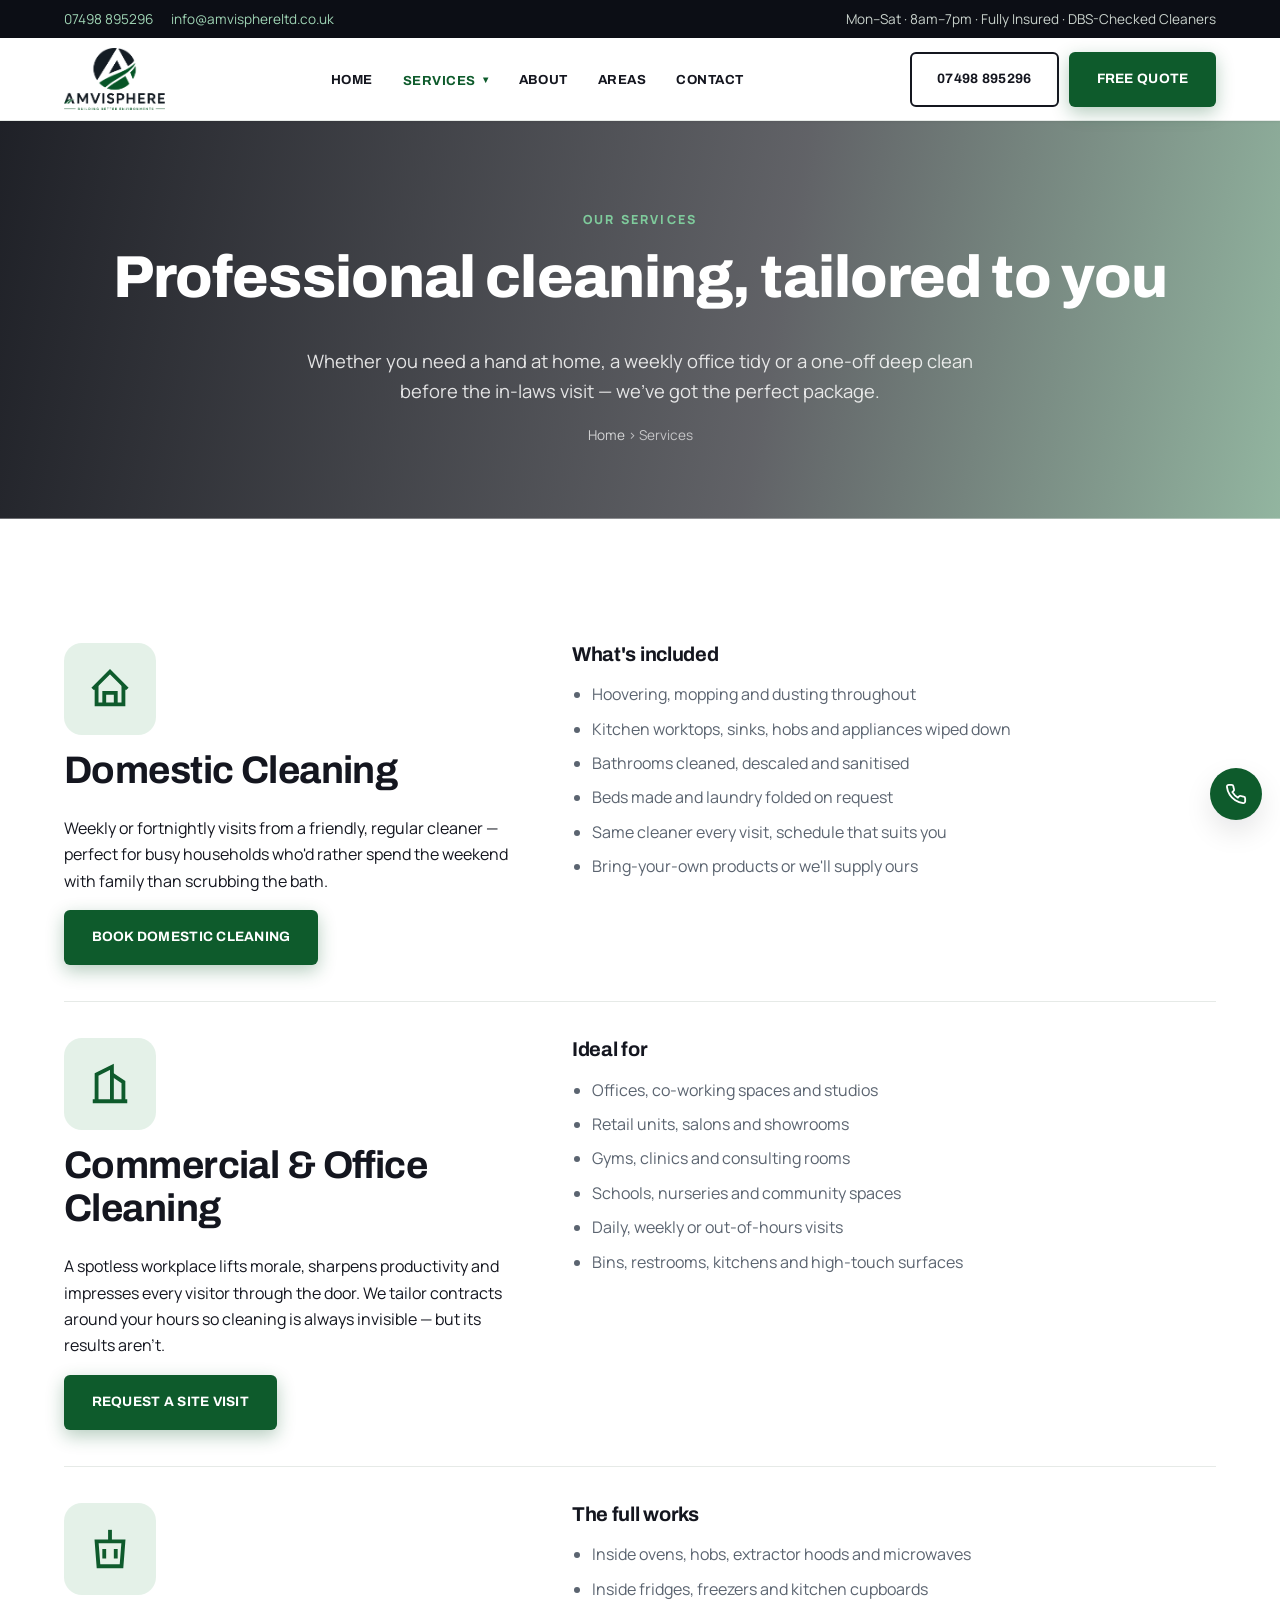
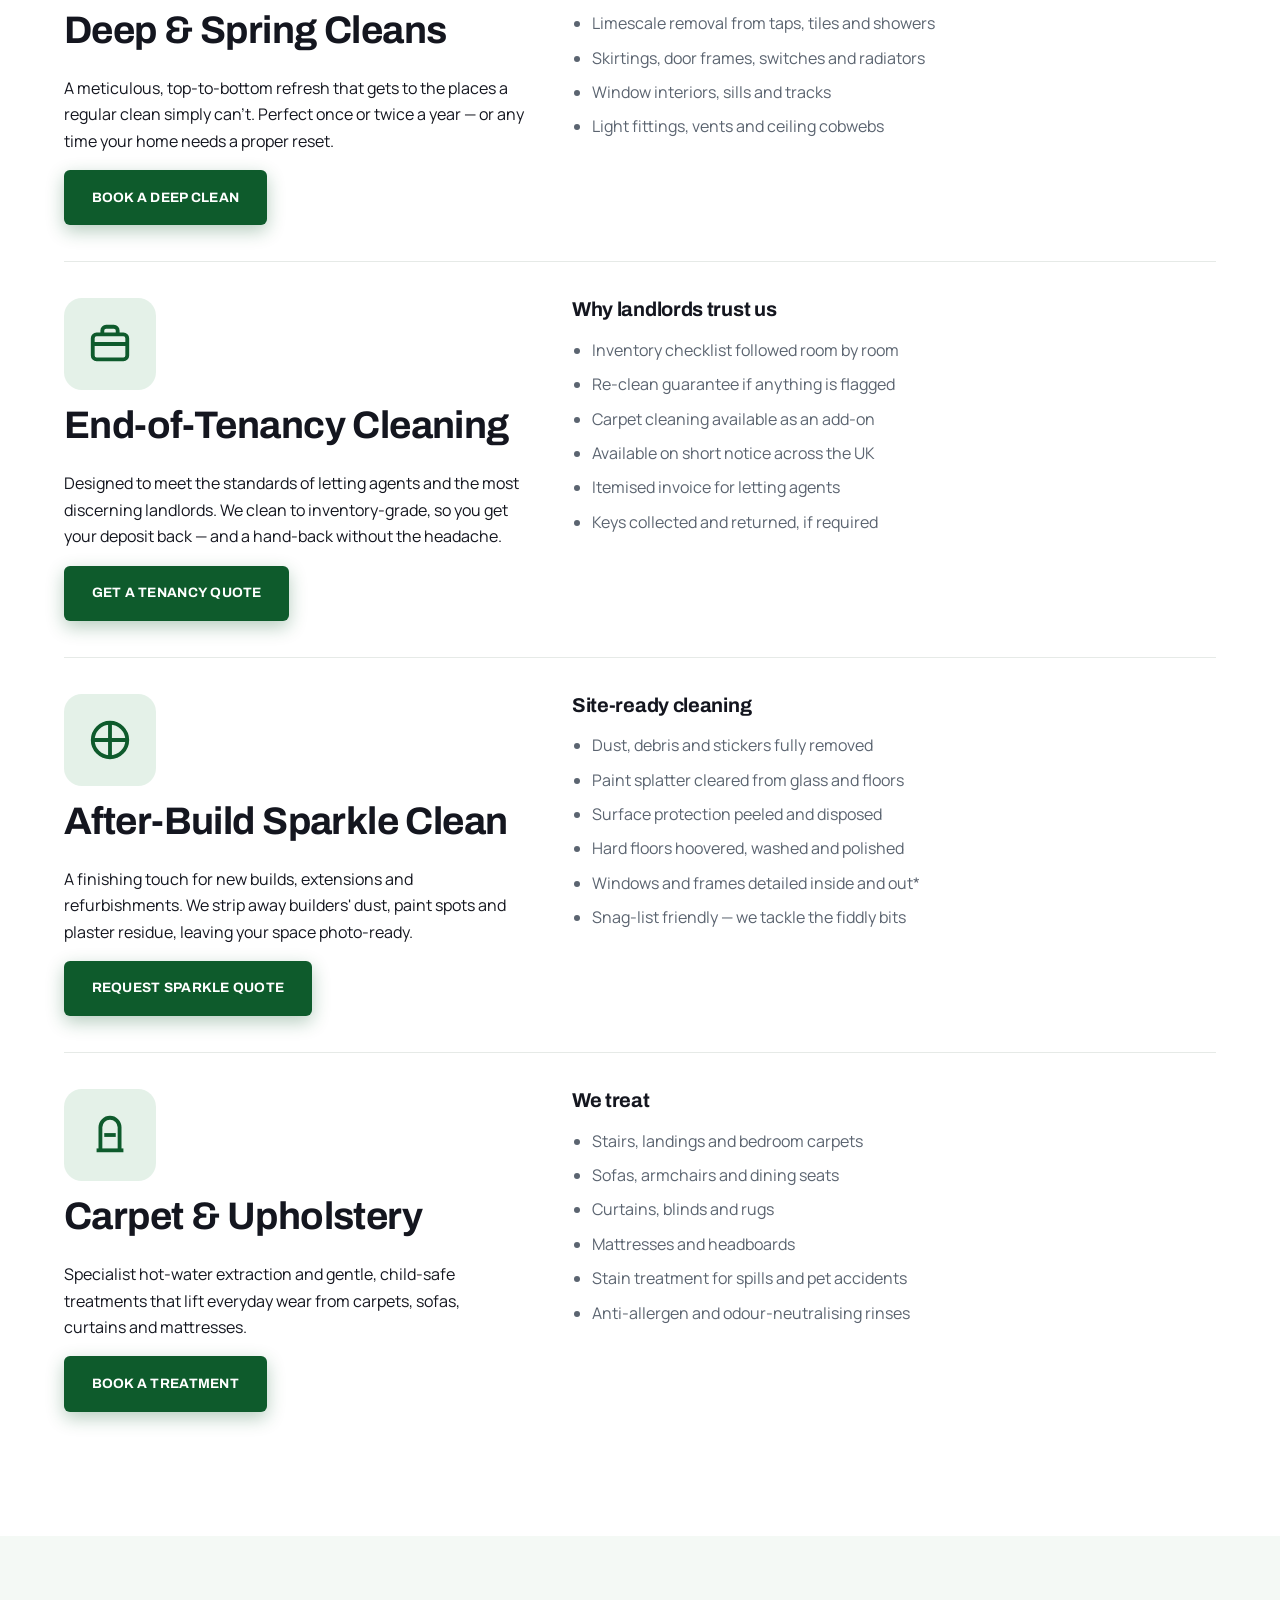
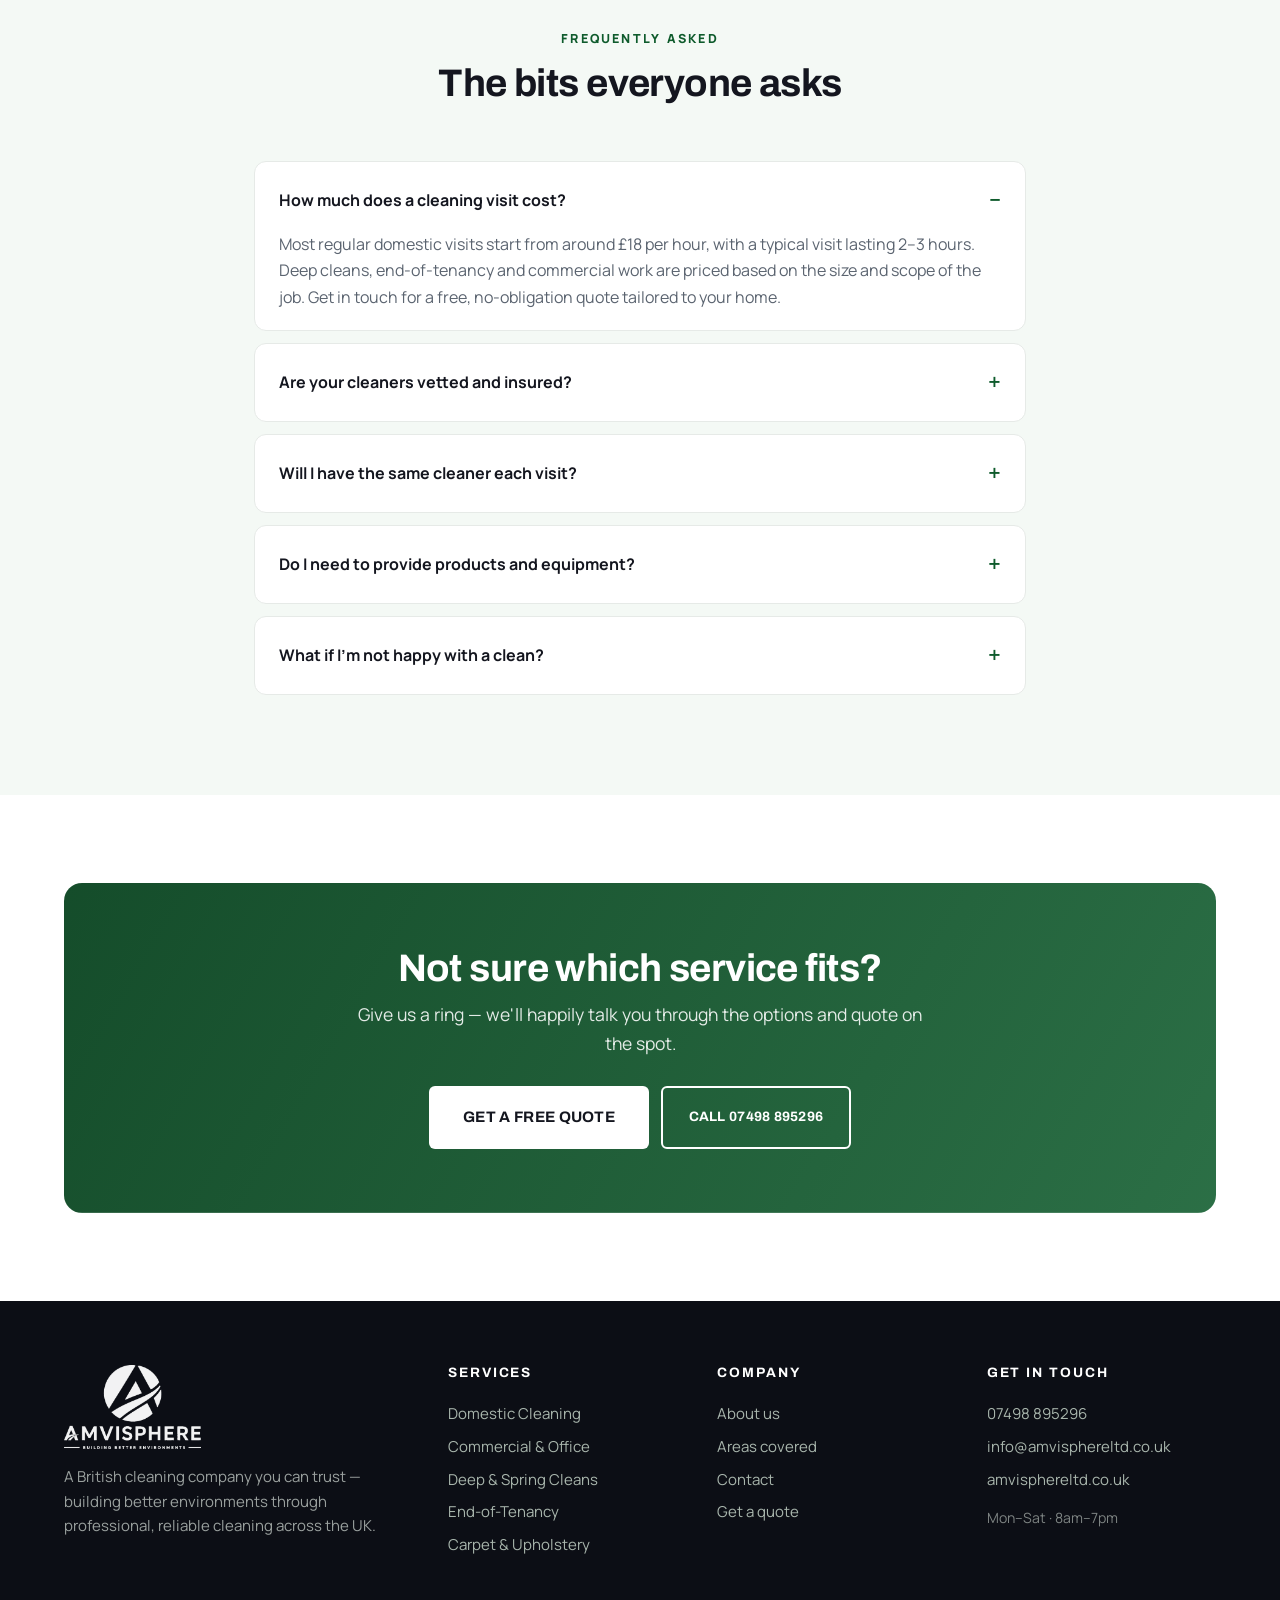
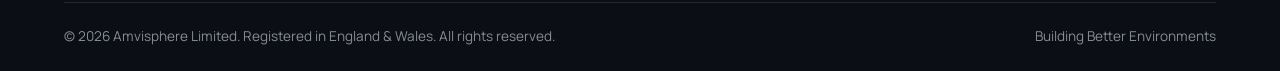
<file: services.html>
<!doctype html>
<html lang="en-GB">
<head>
  <meta charset="utf-8" />
  <meta name="viewport" content="width=device-width, initial-scale=1" />
  <title>Cleaning Services — Domestic, Commercial & End-of-Tenancy | Amvisphere Limited</title>
  <meta name="description" content="From weekly domestic cleans to end-of-tenancy and commercial contracts, Amvisphere Limited offers a full range of professional cleaning services across the UK." />
  <link rel="canonical" href="https://amvisphereltd.co.uk/services.html" />
  <link rel="preconnect" href="https://fonts.googleapis.com">
  <link rel="preconnect" href="https://fonts.gstatic.com" crossorigin>
  <link href="https://fonts.googleapis.com/css2?family=Archivo:wght@600;700;800&family=Manrope:wght@400;500;600;700;800&display=swap" rel="stylesheet">
  <link rel="stylesheet" href="assets/css/style.css" />
  <link rel="icon" type="image/png" href="assets/img/logo-mark.png" />
</head>
<body>

  <div class="topbar">
    <div class="container">
      <div class="topbar-left">
        <span><a href="tel:+447498895296">07498 895296</a></span>
        <span><a href="mailto:info@amvisphereltd.co.uk">info@amvisphereltd.co.uk</a></span>
      </div>
      <div class="topbar-right">
        <span>Mon–Sat · 8am–7pm · Fully Insured · DBS-Checked Cleaners</span>
      </div>
    </div>
  </div>

  <header class="header">
    <div class="container">
      <a href="index.html" class="brand">
        <img src="assets/img/logo-full.png" alt="Amvisphere — Building Better Environments" />
      </a>
      <nav class="nav" id="primary-nav">
        <a href="index.html">Home</a>
        <div class="nav-item">
          <a href="services.html">Services <span class="caret">&#9662;</span></a>
          <div class="dropdown">
            <a href="services.html#domestic">Domestic Cleaning</a>
            <a href="services.html#commercial">Commercial &amp; Office</a>
            <a href="services.html#deep">Deep &amp; Spring Cleans</a>
            <a href="services.html#tenancy">End-of-Tenancy</a>
            <a href="services.html#sparkle">After-Build Cleans</a>
            <a href="services.html#carpet">Carpet &amp; Upholstery</a>
          </div>
        </div>
        <a href="about.html">About</a>
        <a href="areas.html">Areas</a>
        <a href="contact.html">Contact</a>
      </nav>
      <div class="header-cta">
        <a class="btn btn-ghost" href="tel:+447498895296">07498 895296</a>
        <a class="btn btn-primary" href="contact.html">Free Quote</a>
        <button class="nav-toggle" aria-label="Toggle navigation"><span></span><span></span><span></span></button>
      </div>
    </div>
  </header>

  <section class="page-head">
    <div class="container">
      <span class="eyebrow">Our Services</span>
      <h1>Professional cleaning, tailored to you</h1>
      <p class="lead">Whether you need a hand at home, a weekly office tidy or a one-off deep clean before the in-laws visit — we've got the perfect package.</p>
      <div class="breadcrumb"><a href="index.html">Home</a> › Services</div>
    </div>
  </section>

  <section>
    <div class="container">

      <!-- Domestic -->
      <article class="service-block" id="domestic">
        <div>
          <div class="icon-lg">
            <svg viewBox="0 0 24 24" fill="none" stroke="currentColor" stroke-width="2"><path d="M3 12 12 3l9 9"/><path d="M5 10v10h14V10"/><path d="M9 20v-6h6v6"/></svg>
          </div>
          <h2>Domestic Cleaning</h2>
          <p>Weekly or fortnightly visits from a friendly, regular cleaner — perfect for busy households who'd rather spend the weekend with family than scrubbing the bath.</p>
          <a class="btn btn-primary" href="contact.html">Book Domestic Cleaning</a>
        </div>
        <div>
          <h3>What's included</h3>
          <ul>
            <li>Hoovering, mopping and dusting throughout</li>
            <li>Kitchen worktops, sinks, hobs and appliances wiped down</li>
            <li>Bathrooms cleaned, descaled and sanitised</li>
            <li>Beds made and laundry folded on request</li>
            <li>Same cleaner every visit, schedule that suits you</li>
            <li>Bring-your-own products or we'll supply ours</li>
          </ul>
        </div>
      </article>

      <!-- Commercial -->
      <article class="service-block" id="commercial">
        <div>
          <div class="icon-lg">
            <svg viewBox="0 0 24 24" fill="none" stroke="currentColor" stroke-width="2"><path d="M3 21h18"/><path d="M5 21V7l8-4v18"/><path d="M19 21V11l-6-4"/><path d="M9 9v.01M9 12v.01M9 15v.01M9 18v.01"/></svg>
          </div>
          <h2>Commercial & Office Cleaning</h2>
          <p>A spotless workplace lifts morale, sharpens productivity and impresses every visitor through the door. We tailor contracts around your hours so cleaning is always invisible — but its results aren't.</p>
          <a class="btn btn-primary" href="contact.html">Request a Site Visit</a>
        </div>
        <div>
          <h3>Ideal for</h3>
          <ul>
            <li>Offices, co-working spaces and studios</li>
            <li>Retail units, salons and showrooms</li>
            <li>Gyms, clinics and consulting rooms</li>
            <li>Schools, nurseries and community spaces</li>
            <li>Daily, weekly or out-of-hours visits</li>
            <li>Bins, restrooms, kitchens and high-touch surfaces</li>
          </ul>
        </div>
      </article>

      <!-- Deep -->
      <article class="service-block" id="deep">
        <div>
          <div class="icon-lg">
            <svg viewBox="0 0 24 24" fill="none" stroke="currentColor" stroke-width="2"><path d="M12 2v6"/><path d="M5 8h14l-1 13H6L5 8z"/><path d="M9 12v5M15 12v5"/></svg>
          </div>
          <h2>Deep & Spring Cleans</h2>
          <p>A meticulous, top-to-bottom refresh that gets to the places a regular clean simply can't. Perfect once or twice a year — or any time your home needs a proper reset.</p>
          <a class="btn btn-primary" href="contact.html">Book a Deep Clean</a>
        </div>
        <div>
          <h3>The full works</h3>
          <ul>
            <li>Inside ovens, hobs, extractor hoods and microwaves</li>
            <li>Inside fridges, freezers and kitchen cupboards</li>
            <li>Limescale removal from taps, tiles and showers</li>
            <li>Skirtings, door frames, switches and radiators</li>
            <li>Window interiors, sills and tracks</li>
            <li>Light fittings, vents and ceiling cobwebs</li>
          </ul>
        </div>
      </article>

      <!-- End of tenancy -->
      <article class="service-block" id="tenancy">
        <div>
          <div class="icon-lg">
            <svg viewBox="0 0 24 24" fill="none" stroke="currentColor" stroke-width="2"><rect x="3" y="7" width="18" height="13" rx="2"/><path d="M8 7V5a2 2 0 0 1 2-2h4a2 2 0 0 1 2 2v2"/><path d="M3 12h18"/></svg>
          </div>
          <h2>End-of-Tenancy Cleaning</h2>
          <p>Designed to meet the standards of letting agents and the most discerning landlords. We clean to inventory-grade, so you get your deposit back — and a hand-back without the headache.</p>
          <a class="btn btn-primary" href="contact.html">Get a Tenancy Quote</a>
        </div>
        <div>
          <h3>Why landlords trust us</h3>
          <ul>
            <li>Inventory checklist followed room by room</li>
            <li>Re-clean guarantee if anything is flagged</li>
            <li>Carpet cleaning available as an add-on</li>
            <li>Available on short notice across the UK</li>
            <li>Itemised invoice for letting agents</li>
            <li>Keys collected and returned, if required</li>
          </ul>
        </div>
      </article>

      <!-- Sparkle -->
      <article class="service-block" id="sparkle">
        <div>
          <div class="icon-lg">
            <svg viewBox="0 0 24 24" fill="none" stroke="currentColor" stroke-width="2"><circle cx="12" cy="12" r="9"/><path d="M12 3v18M3 12h18"/></svg>
          </div>
          <h2>After-Build Sparkle Clean</h2>
          <p>A finishing touch for new builds, extensions and refurbishments. We strip away builders' dust, paint spots and plaster residue, leaving your space photo-ready.</p>
          <a class="btn btn-primary" href="contact.html">Request Sparkle Quote</a>
        </div>
        <div>
          <h3>Site-ready cleaning</h3>
          <ul>
            <li>Dust, debris and stickers fully removed</li>
            <li>Paint splatter cleared from glass and floors</li>
            <li>Surface protection peeled and disposed</li>
            <li>Hard floors hoovered, washed and polished</li>
            <li>Windows and frames detailed inside and out*</li>
            <li>Snag-list friendly — we tackle the fiddly bits</li>
          </ul>
        </div>
      </article>

      <!-- Carpet -->
      <article class="service-block" id="carpet">
        <div>
          <div class="icon-lg">
            <svg viewBox="0 0 24 24" fill="none" stroke="currentColor" stroke-width="2"><path d="M5 20h14"/><path d="M7 20V8a5 5 0 0 1 10 0v12"/><path d="M9 12h6"/></svg>
          </div>
          <h2>Carpet & Upholstery</h2>
          <p>Specialist hot-water extraction and gentle, child-safe treatments that lift everyday wear from carpets, sofas, curtains and mattresses.</p>
          <a class="btn btn-primary" href="contact.html">Book a Treatment</a>
        </div>
        <div>
          <h3>We treat</h3>
          <ul>
            <li>Stairs, landings and bedroom carpets</li>
            <li>Sofas, armchairs and dining seats</li>
            <li>Curtains, blinds and rugs</li>
            <li>Mattresses and headboards</li>
            <li>Stain treatment for spills and pet accidents</li>
            <li>Anti-allergen and odour-neutralising rinses</li>
          </ul>
        </div>
      </article>

    </div>
  </section>

  <!-- FAQ -->
  <section class="section-soft">
    <div class="container" style="max-width: 820px;">
      <div class="section-head">
        <span class="eyebrow">Frequently Asked</span>
        <h2>The bits everyone asks</h2>
      </div>

      <details class="faq" open>
        <summary>How much does a cleaning visit cost?</summary>
        <p>Most regular domestic visits start from around £18 per hour, with a typical visit lasting 2–3 hours. Deep cleans, end-of-tenancy and commercial work are priced based on the size and scope of the job. Get in touch for a free, no-obligation quote tailored to your home.</p>
      </details>
      <details class="faq">
        <summary>Are your cleaners vetted and insured?</summary>
        <p>Absolutely. Every cleaner is interviewed in person, reference-checked and DBS-screened before they step into your home. We carry £5 million public liability insurance, so you're covered on the rare occasion something goes amiss.</p>
      </details>
      <details class="faq">
        <summary>Will I have the same cleaner each visit?</summary>
        <p>Yes — that consistency is what makes the difference. You'll be matched with a regular cleaner who learns your preferences. If they're on holiday, we'll arrange a cover cleaner you've been introduced to.</p>
      </details>
      <details class="faq">
        <summary>Do I need to provide products and equipment?</summary>
        <p>It's your call. Many clients prefer us to use their own products; others ask us to bring everything, including hoovers and eco-friendly cleaning sprays. There's no extra charge either way.</p>
      </details>
      <details class="faq">
        <summary>What if I'm not happy with a clean?</summary>
        <p>We back every visit with our re-clean guarantee. Let us know within 24 hours and we'll return promptly to put anything right — no quibbles.</p>
      </details>
    </div>
  </section>

  <!-- CTA -->
  <section>
    <div class="container">
      <div class="cta-band">
        <h2>Not sure which service fits?</h2>
        <p>Give us a ring — we'll happily talk you through the options and quote on the spot.</p>
        <div style="display:flex;gap:12px;justify-content:center;flex-wrap:wrap;">
          <a class="btn btn-light btn-lg" href="contact.html">Get a Free Quote</a>
          <a class="btn btn-outline-light" href="tel:+447498895296">Call 07498 895296</a>
        </div>
      </div>
    </div>
  </section>

  <footer class="footer">
    <div class="container">
      <div class="footer-grid">
        <div class="footer-about">
          <img src="assets/img/logo-full.png" alt="Amvisphere — Building Better Environments" />
          <p>A British cleaning company you can trust — building better environments through professional, reliable cleaning across the UK.</p>
        </div>
        <div>
          <h4>Services</h4>
          <a href="services.html#domestic">Domestic Cleaning</a>
          <a href="services.html#commercial">Commercial & Office</a>
          <a href="services.html#deep">Deep & Spring Cleans</a>
          <a href="services.html#tenancy">End-of-Tenancy</a>
          <a href="services.html#carpet">Carpet & Upholstery</a>
        </div>
        <div>
          <h4>Company</h4>
          <a href="about.html">About us</a>
          <a href="areas.html">Areas covered</a>
          <a href="contact.html">Contact</a>
          <a href="contact.html">Get a quote</a>
        </div>
        <div>
          <h4>Get in touch</h4>
          <a href="tel:+447498895296">07498 895296</a>
          <a href="mailto:info@amvisphereltd.co.uk">info@amvisphereltd.co.uk</a>
          <a href="https://amvisphereltd.co.uk">amvisphereltd.co.uk</a>
          <p style="margin-top:10px; color:rgba(201,210,204,.6); font-size:.88rem;">Mon–Sat · 8am–7pm</p>
        </div>
      </div>
      <div class="footer-bottom">
        <div>© <span id="year">2026</span> Amvisphere Limited. Registered in England & Wales. All rights reserved.</div>
        <div>Building Better Environments</div>
      </div>
    </div>
  </footer>

  <script src="assets/js/main.js"></script>
  <script>document.getElementById('year').textContent = new Date().getFullYear();</script>
</body>
</html>
</file>
<file: assets/css/style.css>
/* ============================================================
   Amvisphere Limited — Building Better Environments
   Corporate theme drawn from the brand logo:
   ink charcoal (#14161F) + forest green (#0E5B2C) + white
   ============================================================ */

:root {
  --ink: #14161F;
  --ink-deep: #0C0E15;
  --ink-soft: #23263A;
  --green: #0E5B2C;
  --green-dark: #08431F;
  --green-bright: #178A44;
  --green-soft: #E4F1E8;
  --green-tint: #F4F9F5;
  --white: #FFFFFF;
  --paper: #FAFBFA;
  --muted: #5B6470;
  --line: #E6EAE7;
  --gold: #E8A93C;
  --shadow-sm: 0 1px 2px rgba(12, 14, 21, 0.06);
  --shadow-md: 0 12px 28px rgba(12, 14, 21, 0.10);
  --shadow-lg: 0 24px 60px rgba(12, 14, 21, 0.18);
  --radius-sm: 6px;
  --radius-md: 12px;
  --radius-lg: 18px;
  --radius-pill: 999px;
  --max-width: 1200px;
  --font-body: 'Manrope', system-ui, -apple-system, 'Segoe UI', Roboto, sans-serif;
  --font-head: 'Archivo', 'Helvetica Neue', Arial, sans-serif;
}

* { box-sizing: border-box; }
html { scroll-behavior: smooth; }

body {
  margin: 0;
  font-family: var(--font-body);
  font-size: 16px;
  line-height: 1.65;
  color: var(--ink);
  background: var(--white);
  -webkit-font-smoothing: antialiased;
}

img { max-width: 100%; display: block; }

a { color: var(--green); text-decoration: none; transition: color .2s ease; }
a:hover { color: var(--green-dark); }

h1, h2, h3, h4 {
  font-family: var(--font-head);
  color: var(--ink);
  font-weight: 700;
  letter-spacing: -0.015em;
  margin: 0 0 .6em;
  line-height: 1.12;
}
h1 { font-size: clamp(2.2rem, 4.2vw + .5rem, 3.7rem); font-weight: 800; }
h2 { font-size: clamp(1.6rem, 2.3vw + .6rem, 2.4rem); }
h3 { font-size: 1.25rem; }

p { margin: 0 0 1em; color: var(--ink); }

.container { max-width: var(--max-width); margin: 0 auto; padding: 0 24px; }

.eyebrow {
  display: inline-block;
  text-transform: uppercase;
  letter-spacing: .18em;
  font-size: .78rem;
  color: var(--green);
  font-weight: 800;
  margin-bottom: .8rem;
}

.lead { font-size: 1.15rem; color: var(--muted); max-width: 62ch; }

/* ---------- Buttons ---------- */
.btn {
  display: inline-flex;
  align-items: center;
  justify-content: center;
  gap: .55rem;
  padding: .9rem 1.6rem;
  border-radius: var(--radius-sm);
  font-weight: 700;
  font-size: .95rem;
  cursor: pointer;
  border: 2px solid transparent;
  transition: transform .15s ease, background .2s ease, color .2s ease, box-shadow .2s ease;
  white-space: nowrap;
  font-family: var(--font-head);
  letter-spacing: .02em;
  text-transform: uppercase;
  font-size: .85rem;
}
.btn:hover { transform: translateY(-1px); }
.btn-primary {
  background: var(--green);
  color: var(--white);
  box-shadow: 0 6px 18px rgba(14, 91, 44, .30);
}
.btn-primary:hover { background: var(--green-dark); color: var(--white); }
.btn-ghost { background: transparent; color: var(--ink); border-color: var(--ink); }
.btn-ghost:hover { background: var(--ink); color: var(--white); }
.btn-light { background: var(--white); color: var(--ink); }
.btn-light:hover { background: var(--green-soft); }
.btn-outline-light { background: transparent; color: var(--white); border-color: var(--white); }
.btn-outline-light:hover { background: var(--white); color: var(--ink); }
.btn-lg { padding: 1.05rem 2rem; font-size: .95rem; }

/* ---------- Top Bar ---------- */
.topbar { background: var(--ink-deep); color: #C9D2CC; font-size: .85rem; }
.topbar .container {
  display: flex; justify-content: space-between; align-items: center;
  padding-top: 8px; padding-bottom: 8px; gap: 16px; flex-wrap: wrap;
}
.topbar a { color: #9FD4B4; }
.topbar a:hover { color: var(--white); }
.topbar-left, .topbar-right { display: flex; gap: 18px; align-items: center; flex-wrap: wrap; }
.topbar svg { width: 14px; height: 14px; vertical-align: -2px; margin-right: 6px; }

/* ---------- Header ---------- */
.header {
  background: var(--white);
  border-bottom: 1px solid var(--line);
  position: sticky; top: 0; z-index: 50;
  box-shadow: var(--shadow-sm);
}
.header .container {
  display: flex; justify-content: space-between; align-items: center;
  padding-top: 10px; padding-bottom: 10px; gap: 24px;
}
.brand { display: flex; align-items: center; }
.brand img { height: 62px; width: auto; }

.nav { display: flex; align-items: center; gap: 2px; }
.nav a {
  color: var(--ink);
  font-weight: 700;
  padding: 10px 14px;
  border-radius: var(--radius-sm);
  font-size: .93rem;
  font-family: var(--font-head);
  text-transform: uppercase;
  letter-spacing: .04em;
  font-size: .82rem;
}
.nav a:hover { background: var(--green-soft); color: var(--green); }
.nav a.active { color: var(--green); }

.header-cta { display: flex; gap: 10px; align-items: center; }

.nav-toggle {
  display: none;
  background: transparent;
  border: 2px solid var(--ink);
  border-radius: var(--radius-sm);
  padding: 8px 10px;
  cursor: pointer;
}
.nav-toggle span { display: block; width: 22px; height: 2px; background: var(--ink); margin: 5px 0; }

/* ---------- Hero ---------- */
.hero {
  position: relative;
  background: var(--ink);
  color: var(--white);
  overflow: hidden;
  min-height: 600px;
  display: flex;
  align-items: center;
  padding: 90px 0;
}
.hero::before {
  content: "";
  position: absolute; inset: 0;
  background-image:
    linear-gradient(100deg, rgba(12, 14, 21, .93) 0%, rgba(12, 14, 21, .72) 48%, rgba(12, 14, 21, .30) 100%),
    url('https://images.unsplash.com/photo-1581578731548-c64695cc6952?auto=format&fit=crop&w=1600&q=80');
  background-size: cover;
  background-position: center right;
}
.hero::after {
  content: "";
  position: absolute; inset: 0;
  background: radial-gradient(700px 420px at 8% 100%, rgba(23, 138, 68, .28), transparent 60%);
}
.hero .container { position: relative; z-index: 1; }
.hero-inner { max-width: 640px; }
.hero .eyebrow { color: #7FCB9C; }
.hero h1 { color: var(--white); margin-bottom: 1rem; }
.hero h1 .accent { color: #7FCB9C; }
.hero p.hero-sub { color: rgba(255,255,255,.85); font-size: 1.18rem; margin-bottom: 2rem; max-width: 54ch; }
.hero-ctas { display: flex; gap: 12px; flex-wrap: wrap; }
.hero-trust {
  display: flex; gap: 24px; margin-top: 40px; flex-wrap: wrap;
  color: rgba(255,255,255,.92); font-size: .9rem; font-weight: 700;
}
.hero-trust span { display: inline-flex; align-items: center; gap: 8px; }
.hero-trust .star { color: var(--gold); letter-spacing: 2px; }
.hero-trust .tick {
  width: 18px; height: 18px; border-radius: 50%;
  background: var(--green-bright);
  display: inline-grid; place-items: center;
  color: var(--white); font-size: .7rem;
}

/* ---------- Sections ---------- */
section { padding: 88px 0; }
section.tight { padding: 56px 0; }
.section-head { text-align: center; max-width: 720px; margin: 0 auto 56px; }
.section-head p { color: var(--muted); font-size: 1.05rem; }
.section-soft { background: var(--green-tint); }
.section-ink { background: var(--ink); color: var(--white); }
.section-ink h2, .section-ink h3 { color: var(--white); }
.section-ink p { color: rgba(255,255,255,.8); }

/* ---------- Stat strip ---------- */
.stats { background: var(--white); border-top: 1px solid var(--line); border-bottom: 1px solid var(--line); padding: 26px 0; }
.stat-row { display: grid; grid-template-columns: repeat(4, 1fr); gap: 20px; align-items: center; text-align: center; }
.stat-item { color: var(--ink); font-size: .95rem; font-weight: 600; }
.stat-item strong {
  display: block;
  font-family: var(--font-head);
  font-size: 1.9rem;
  color: var(--green);
  font-weight: 800;
}

/* ---------- Service cards ---------- */
.services-grid { display: grid; grid-template-columns: repeat(3, 1fr); gap: 24px; }
.service-tile {
  background: var(--white);
  border: 1px solid var(--line);
  border-top: 4px solid var(--green);
  border-radius: var(--radius-md);
  padding: 32px 28px;
  transition: transform .2s ease, box-shadow .2s ease;
  position: relative;
  display: block;
  color: var(--ink);
}
.service-tile:hover { transform: translateY(-4px); box-shadow: var(--shadow-md); color: var(--ink); }
a.service-tile::after {
  content: "→";
  position: absolute; bottom: 24px; right: 26px;
  color: var(--green); font-size: 1.3rem; font-weight: 700;
  transition: transform .2s ease;
}
a.service-tile:hover::after { transform: translateX(4px); }
.service-icon {
  width: 58px; height: 58px;
  border-radius: var(--radius-md);
  background: var(--green-soft);
  color: var(--green);
  display: grid; place-items: center;
  margin-bottom: 18px;
}
.service-icon svg { width: 30px; height: 30px; }
.service-tile h3 { margin-bottom: .5rem; }
.service-tile p { color: var(--muted); margin-bottom: 0; padding-right: 26px; }

/* ---------- Steps ---------- */
.steps { display: grid; grid-template-columns: repeat(3, 1fr); gap: 26px; }
.step {
  background: var(--white);
  border: 1px solid var(--line);
  border-radius: var(--radius-md);
  padding: 34px 28px;
  text-align: center;
  position: relative;
}
.step-num {
  position: absolute; top: 16px; right: 18px;
  font-family: var(--font-head);
  font-size: 2.3rem; font-weight: 800;
  color: var(--green-soft); line-height: 1;
}
.step-icon {
  width: 62px; height: 62px;
  border-radius: 50%;
  background: var(--ink);
  color: var(--white);
  display: grid; place-items: center;
  margin: 0 auto 18px;
}
.step-icon svg { width: 30px; height: 30px; }
.step h3 { margin-bottom: .4rem; }
.step p { color: var(--muted); margin: 0; }

/* ---------- Split ---------- */
.split { display: grid; grid-template-columns: 1fr 1fr; gap: 64px; align-items: center; }
.split-visual {
  background:
    linear-gradient(135deg, rgba(12,14,21,.35), rgba(14,91,44,.35)),
    url('https://images.unsplash.com/photo-1527515637462-cff94eecc1ac?auto=format&fit=crop&w=1200&q=80');
  background-size: cover;
  background-position: center;
  border-radius: var(--radius-lg);
  min-height: 440px;
  position: relative;
  box-shadow: var(--shadow-lg);
}
.split-visual .stat-card {
  position: absolute;
  background: var(--white);
  border-radius: var(--radius-md);
  padding: 16px 20px;
  box-shadow: var(--shadow-md);
}
.split-visual .stat-card .num {
  font-family: var(--font-head); font-size: 1.7rem;
  color: var(--green); font-weight: 800; line-height: 1;
}
.split-visual .stat-card .lbl { font-size: .8rem; color: var(--muted); line-height: 1.25; }
.split-visual .stat-card.s1 { top: 26px; left: -18px; }
.split-visual .stat-card.s2 { bottom: 50px; right: -14px; }

.feature-list { list-style: none; padding: 0; margin: 1.3rem 0 0; }
.feature-list li { display: flex; align-items: flex-start; gap: 14px; padding: 11px 0; border-bottom: 1px dashed var(--line); }
.feature-list li:last-child { border-bottom: none; }
.feature-list .tick {
  flex: none; width: 26px; height: 26px; border-radius: 50%;
  background: var(--green-soft); color: var(--green);
  display: grid; place-items: center; margin-top: 3px;
}
.feature-list h4 { margin: 0 0 3px; font-family: var(--font-body); font-size: 1rem; color: var(--ink); }
.feature-list p { margin: 0; color: var(--muted); font-size: .93rem; }

/* ---------- Pricing ---------- */
.pricing-grid { display: grid; grid-template-columns: repeat(3, 1fr); gap: 24px; align-items: stretch; }
.pricing-card {
  background: var(--white);
  border: 1.5px solid var(--line);
  border-radius: var(--radius-lg);
  padding: 36px 30px;
  position: relative;
  display: flex; flex-direction: column;
  transition: transform .2s ease, box-shadow .2s ease;
}
.pricing-card:hover { transform: translateY(-4px); box-shadow: var(--shadow-md); }
.pricing-card.popular {
  background: var(--ink);
  color: var(--white);
  border-color: var(--ink);
  transform: scale(1.03);
  box-shadow: var(--shadow-lg);
}
.pricing-card.popular h3 { color: var(--white); }
.pricing-badge {
  position: absolute; top: -14px; left: 50%; transform: translateX(-50%);
  background: var(--green-bright); color: var(--white);
  font-size: .72rem; font-weight: 800; letter-spacing: .14em; text-transform: uppercase;
  padding: 6px 14px; border-radius: var(--radius-pill); white-space: nowrap;
}
.pricing-tier {
  display: block; font-size: .78rem; color: var(--green);
  text-transform: uppercase; letter-spacing: .16em; font-weight: 800; margin-bottom: 8px;
}
.pricing-card.popular .pricing-tier { color: #7FCB9C; }
.pricing-amount {
  font-family: var(--font-head); font-size: 3rem; font-weight: 800;
  color: var(--ink); line-height: 1; margin: 4px 0 8px;
}
.pricing-card.popular .pricing-amount { color: var(--white); }
.pricing-amount .per { font-family: var(--font-body); font-size: .95rem; color: var(--muted); font-weight: 500; }
.pricing-card.popular .pricing-amount .per { color: #9FB3A6; }
.pricing-summary { color: var(--muted); font-size: .95rem; margin-bottom: 0; }
.pricing-card.popular .pricing-summary { color: rgba(255,255,255,.75); }
.pricing-features { list-style: none; padding: 22px 0 0; margin: 22px 0 0; border-top: 1px solid var(--line); flex: 1; }
.pricing-card.popular .pricing-features { border-color: rgba(255,255,255,.14); }
.pricing-features li { display: flex; gap: 10px; align-items: flex-start; padding: 7px 0; font-size: .95rem; }
.pricing-features li .check { flex: none; width: 18px; height: 18px; color: var(--green-bright); margin-top: 3px; }
.pricing-card .btn { width: 100%; margin-top: 22px; }
.pricing-card.popular .btn-ghost { color: var(--white); border-color: var(--white); }
.pricing-card.popular .btn-ghost:hover { background: var(--white); color: var(--ink); }
.pricing-note { text-align: center; margin-top: 32px; color: var(--muted); font-size: .92rem; }

/* ---------- Testimonials ---------- */
.testimonials { display: grid; grid-template-columns: repeat(3, 1fr); gap: 24px; }
.testimonial {
  background: var(--white);
  border: 1px solid var(--line);
  border-radius: var(--radius-md);
  padding: 30px;
  box-shadow: var(--shadow-sm);
  display: flex; flex-direction: column;
}
.stars { color: var(--gold); margin-bottom: 12px; letter-spacing: 3px; font-size: 1.05rem; }
.testimonial p { color: var(--ink); line-height: 1.6; flex: 1; font-size: 1.02rem; }
.testimonial .who {
  display: flex; align-items: center; gap: 12px;
  margin-top: 18px; border-top: 1px solid var(--line); padding-top: 16px;
}
.testimonial .avatar {
  width: 44px; height: 44px; border-radius: 50%;
  background: linear-gradient(135deg, var(--green) 0%, var(--ink) 100%);
  color: var(--white);
  display: grid; place-items: center; font-weight: 700;
}
.testimonial .who small { color: var(--muted); }

/* ---------- Areas ---------- */
.areas-grid { display: grid; grid-template-columns: repeat(4, 1fr); gap: 12px; }
.area-chip {
  background: var(--white);
  border: 1.5px solid var(--line);
  border-radius: var(--radius-sm);
  padding: 12px 18px;
  text-align: center;
  font-weight: 700;
  color: var(--ink);
  font-size: .9rem;
  transition: all .2s ease;
}
.area-chip:hover { background: var(--green-soft); border-color: var(--green); color: var(--green); }

/* ---------- CTA band ---------- */
.cta-band {
  background:
    linear-gradient(120deg, rgba(8, 67, 31, .95) 0%, rgba(14, 91, 44, .88) 100%),
    url('https://images.unsplash.com/photo-1581578731548-c64695cc6952?auto=format&fit=crop&w=1400&q=80');
  background-size: cover;
  background-position: center;
  color: var(--white);
  border-radius: var(--radius-lg);
  padding: 64px 48px;
  text-align: center;
}
.cta-band h2 { color: var(--white); margin-bottom: 10px; }
.cta-band p { color: rgba(255,255,255,.88); margin: 0 auto 28px; max-width: 52ch; font-size: 1.1rem; }
.cta-band .ctas { display: flex; gap: 12px; justify-content: center; flex-wrap: wrap; }

/* ---------- Footer ---------- */
.footer { background: var(--ink-deep); color: #C9D2CC; padding: 64px 0 24px; }
.footer-grid { display: grid; grid-template-columns: 1.5fr 1fr 1fr 1fr; gap: 40px; margin-bottom: 40px; }
.footer h4 {
  color: var(--white);
  font-family: var(--font-head);
  font-size: .85rem;
  text-transform: uppercase;
  letter-spacing: .14em;
  margin-bottom: 18px;
}
.footer a { color: #A8B5AC; display: block; padding: 4px 0; font-size: .94rem; }
.footer a:hover { color: #7FCB9C; }
.footer-about img { height: 84px; width: auto; filter: brightness(0) invert(1); opacity: .95; }
.footer-about p { color: rgba(201, 210, 204, .75); font-size: .94rem; margin-top: 16px; }
.footer-bottom {
  border-top: 1px solid rgba(255,255,255,.1);
  padding-top: 22px;
  display: flex; justify-content: space-between; align-items: center;
  flex-wrap: wrap; gap: 12px;
  font-size: .85rem; color: rgba(201, 210, 204, .65);
}

/* ---------- Page head ---------- */
.page-head {
  background:
    linear-gradient(100deg, rgba(12, 14, 21, .92) 0%, rgba(12, 14, 21, .65) 60%, rgba(14, 91, 44, .45) 100%),
    url('https://images.unsplash.com/photo-1527515637462-cff94eecc1ac?auto=format&fit=crop&w=1600&q=80');
  background-size: cover;
  background-position: center;
  color: var(--white);
  padding: 84px 0 72px;
  text-align: center;
}
.page-head h1 { color: var(--white); }
.page-head .eyebrow { color: #7FCB9C; }
.page-head p.lead { margin: 0 auto; color: rgba(255,255,255,.85); }
.breadcrumb { font-size: .85rem; color: rgba(255,255,255,.65); margin-top: 18px; }
.breadcrumb a { color: rgba(255,255,255,.75); }
.breadcrumb a:hover { color: var(--white); }

/* ---------- Service detail blocks ---------- */
.service-block {
  display: grid; grid-template-columns: 1fr 1.4fr; gap: 48px;
  align-items: flex-start; padding: 36px 0; border-bottom: 1px solid var(--line);
}
.service-block:last-child { border-bottom: none; }
.service-block .icon-lg {
  width: 92px; height: 92px;
  background: var(--green-soft);
  border-radius: var(--radius-lg);
  display: grid; place-items: center;
  color: var(--green);
  margin-bottom: 14px;
}
.service-block .icon-lg svg { width: 46px; height: 46px; }
.service-block ul { margin: 0; padding-left: 20px; color: var(--muted); }
.service-block li { padding: 4px 0; }

/* ---------- Contact ---------- */
.contact-grid { display: grid; grid-template-columns: 1fr 1.2fr; gap: 48px; }
.contact-info { background: var(--white); border: 1px solid var(--line); border-radius: var(--radius-lg); padding: 36px; }
.contact-info .row { display: flex; align-items: flex-start; gap: 16px; padding: 16px 0; border-bottom: 1px solid var(--line); }
.contact-info .row:last-child { border-bottom: none; }
.contact-info .icon {
  width: 44px; height: 44px; border-radius: var(--radius-md);
  background: var(--green-soft); color: var(--green);
  display: grid; place-items: center; flex: none;
}
.contact-info h4 { margin: 0 0 2px; font-family: var(--font-body); color: var(--ink); font-size: 1rem; }
.contact-info p, .contact-info a { margin: 0; color: var(--ink); }
.contact-form { background: var(--white); border: 1px solid var(--line); border-radius: var(--radius-lg); padding: 36px; box-shadow: var(--shadow-sm); }
.form-row { display: grid; grid-template-columns: 1fr 1fr; gap: 16px; }
.contact-form .field { margin-bottom: 16px; }
.contact-form label { display: block; font-size: .85rem; font-weight: 700; color: var(--ink); margin-bottom: 6px; }
.contact-form input, .contact-form select, .contact-form textarea {
  width: 100%;
  padding: 12px 14px;
  border: 1.5px solid var(--line);
  border-radius: var(--radius-sm);
  font: inherit;
  background: var(--paper);
}
.contact-form input:focus, .contact-form select:focus, .contact-form textarea:focus {
  outline: none; border-color: var(--green); background: var(--white);
}
.contact-form textarea { min-height: 130px; resize: vertical; }
.form-note { font-size: .82rem; color: var(--muted); }

/* ---------- Values ---------- */
.trust-grid { display: grid; grid-template-columns: repeat(4, 1fr); gap: 24px; }
.trust-card {
  background: var(--white);
  border: 1px solid var(--line);
  border-bottom: 4px solid var(--green);
  border-radius: var(--radius-md);
  padding: 30px 26px;
  transition: transform .2s ease, box-shadow .2s ease;
}
.trust-card:hover { transform: translateY(-3px); box-shadow: var(--shadow-md); }
.trust-card .icon {
  width: 52px; height: 52px;
  border-radius: var(--radius-md);
  background: var(--green-soft); color: var(--green);
  display: grid; place-items: center;
  margin-bottom: 16px;
}
.trust-card .icon svg { width: 26px; height: 26px; }
.trust-card h3 { font-family: var(--font-head); font-size: 1.05rem; margin-bottom: 6px; }
.trust-card p { margin: 0; color: var(--muted); font-size: .95rem; }

.values { display: grid; grid-template-columns: repeat(3, 1fr); gap: 24px; }
.value {
  background: var(--white);
  border-left: 4px solid var(--green);
  border-radius: var(--radius-sm);
  padding: 24px 26px;
  box-shadow: var(--shadow-sm);
}
.value h3 { font-size: 1.12rem; }
.value p { margin: 0; color: var(--muted); }

/* ---------- FAQ ---------- */
.faq { background: var(--white); border: 1px solid var(--line); border-radius: var(--radius-md); padding: 20px 24px; margin-bottom: 12px; }
.faq summary {
  cursor: pointer; font-weight: 700; color: var(--ink);
  list-style: none; display: flex; justify-content: space-between; align-items: center; gap: 14px;
}
.faq summary::after { content: "+"; font-size: 1.4rem; color: var(--green); font-weight: 600; }
.faq[open] summary::after { content: "−"; }
.faq p { margin: 12px 0 0; color: var(--muted); }

/* ---------- Responsive ---------- */
@media (max-width: 960px) {
  .split, .contact-grid, .service-block { grid-template-columns: 1fr; gap: 36px; }
  .services-grid, .steps, .testimonials, .values, .pricing-grid, .trust-grid { grid-template-columns: 1fr 1fr; }
  .pricing-card.popular { transform: none; }
  .footer-grid { grid-template-columns: 1fr 1fr; }
  .areas-grid { grid-template-columns: repeat(3, 1fr); }
  .stat-row { grid-template-columns: 1fr 1fr; row-gap: 22px; }
  .cta-band { padding: 48px 28px; }
  .hero { min-height: 520px; padding: 70px 0; }
  .brand img { height: 52px; }
}
@media (max-width: 720px) {
  .nav {
    display: none;
    position: absolute; top: 100%; left: 0; right: 0;
    background: var(--white);
    flex-direction: column; align-items: stretch;
    padding: 14px;
    border-bottom: 1px solid var(--line);
    box-shadow: var(--shadow-md);
  }
  .nav.open { display: flex; }
  .nav a { width: 100%; }
  .nav-toggle { display: inline-flex; flex-direction: column; }
  .header-cta .btn:not(.btn-primary) { display: none; }
  .services-grid, .steps, .testimonials, .values, .pricing-grid, .trust-grid,
  .areas-grid, .footer-grid, .form-row { grid-template-columns: 1fr; }
  section { padding: 56px 0; }
  .hero { padding: 56px 0; min-height: auto; }
  .topbar .container { justify-content: center; text-align: center; }
  .hero-trust { gap: 14px; font-size: .84rem; }
  .brand img { height: 46px; }
}

/* ============================================================
   UX overhaul: hero slider, dropdown nav, photo cards,
   scroll reveal, floating actions
   ============================================================ */

/* ---------- Hero slider ---------- */
.slider { position: relative; min-height: 640px; background: var(--ink); overflow: hidden; }
.slide {
  position: absolute; inset: 0;
  display: flex; align-items: center;
  opacity: 0; visibility: hidden;
  transition: opacity .8s ease, visibility .8s ease;
  padding: 90px 0;
}
.slide.active { opacity: 1; visibility: visible; position: relative; }
.slide::before {
  content: "";
  position: absolute; inset: 0;
  background-image:
    linear-gradient(100deg, rgba(12,14,21,.93) 0%, rgba(12,14,21,.72) 48%, rgba(12,14,21,.28) 100%),
    var(--slide-img);
  background-size: cover;
  background-position: center right;
}
.slide::after {
  content: "";
  position: absolute; inset: 0;
  background: radial-gradient(700px 420px at 8% 100%, rgba(23,138,68,.28), transparent 60%);
}
.slide .container { position: relative; z-index: 1; }
.slide-inner { max-width: 640px; color: var(--white); }
.slide-inner .eyebrow { color: #7FCB9C; }
.slide-inner h1, .slide-inner h2.slide-title {
  color: var(--white);
  font-size: clamp(2.1rem, 4vw + .5rem, 3.6rem);
  font-weight: 800;
  line-height: 1.1;
  margin-bottom: 1rem;
}
.slide-inner .accent { color: #7FCB9C; }
.slide-inner p { color: rgba(255,255,255,.85); font-size: 1.15rem; margin-bottom: 1.8rem; max-width: 52ch; }

.slider-nav {
  position: absolute; bottom: 34px; left: 0; right: 0;
  display: flex; justify-content: center; align-items: center; gap: 10px;
  z-index: 5;
}
.slider-dot {
  width: 34px; height: 4px; border-radius: 2px;
  background: rgba(255,255,255,.35);
  border: none; cursor: pointer; padding: 0;
  transition: background .3s ease;
}
.slider-dot.active { background: var(--green-bright); }
.slider-arrow {
  position: absolute; top: 50%; transform: translateY(-50%);
  z-index: 5;
  width: 46px; height: 46px; border-radius: 50%;
  background: rgba(255,255,255,.12);
  border: 1px solid rgba(255,255,255,.3);
  color: var(--white);
  font-size: 1.2rem;
  cursor: pointer;
  display: grid; place-items: center;
  transition: background .2s ease;
}
.slider-arrow:hover { background: var(--green); border-color: var(--green); }
.slider-arrow.prev { left: 18px; }
.slider-arrow.next { right: 18px; }

/* ---------- Dropdown nav ---------- */
.nav-item { position: relative; }
.nav-item > a .caret { font-size: .6rem; margin-left: 4px; vertical-align: 2px; }
.dropdown {
  position: absolute; top: 100%; left: 0;
  min-width: 240px;
  background: var(--white);
  border: 1px solid var(--line);
  border-top: 3px solid var(--green);
  border-radius: 0 0 var(--radius-md) var(--radius-md);
  box-shadow: var(--shadow-md);
  padding: 8px;
  opacity: 0; visibility: hidden; transform: translateY(8px);
  transition: all .2s ease;
  z-index: 60;
}
.nav-item:hover .dropdown,
.nav-item.open .dropdown { opacity: 1; visibility: visible; transform: translateY(0); }
.dropdown a {
  display: block;
  padding: 10px 14px !important;
  text-transform: none !important;
  letter-spacing: 0 !important;
  font-size: .92rem !important;
  font-family: var(--font-body) !important;
  font-weight: 600 !important;
  border-radius: var(--radius-sm);
}

/* ---------- Photo service cards ---------- */
.service-photo-card {
  background: var(--white);
  border: 1px solid var(--line);
  border-radius: var(--radius-md);
  overflow: hidden;
  display: flex; flex-direction: column;
  transition: transform .25s ease, box-shadow .25s ease;
  color: var(--ink);
}
.service-photo-card:hover { transform: translateY(-5px); box-shadow: var(--shadow-lg); color: var(--ink); }
.service-photo-card .photo {
  height: 190px;
  background-color: var(--ink-soft);
  background-size: cover;
  background-position: center;
  position: relative;
}
.service-photo-card .photo::after {
  content: "";
  position: absolute; inset: 0;
  background: linear-gradient(180deg, transparent 55%, rgba(12,14,21,.45) 100%);
}
.service-photo-card .photo .chip {
  position: absolute; bottom: 12px; left: 14px; z-index: 1;
  background: var(--green);
  color: var(--white);
  font-size: .72rem; font-weight: 800;
  letter-spacing: .1em; text-transform: uppercase;
  padding: 5px 10px; border-radius: var(--radius-sm);
}
.service-photo-card .body { padding: 24px 24px 26px; flex: 1; display: flex; flex-direction: column; }
.service-photo-card h3 { margin-bottom: .4rem; font-size: 1.15rem; }
.service-photo-card p { color: var(--muted); font-size: .95rem; flex: 1; margin-bottom: 14px; }
.service-photo-card .link { color: var(--green); font-weight: 800; font-size: .85rem; text-transform: uppercase; letter-spacing: .06em; }

/* ---------- Sector band ---------- */
.sectors { display: grid; grid-template-columns: repeat(5, 1fr); gap: 18px; }
.sector {
  background: rgba(255,255,255,.06);
  border: 1px solid rgba(255,255,255,.14);
  border-radius: var(--radius-md);
  padding: 26px 18px;
  text-align: center;
  color: var(--white);
  transition: background .2s ease, transform .2s ease;
}
.sector:hover { background: rgba(23,138,68,.25); transform: translateY(-3px); color: var(--white); }
.sector svg { width: 34px; height: 34px; margin: 0 auto 12px; color: #7FCB9C; }
.sector strong { display: block; font-family: var(--font-head); font-size: .95rem; }

/* ---------- Scroll reveal ---------- */
.reveal { opacity: 0; transform: translateY(22px); transition: opacity .6s ease, transform .6s ease; }
.reveal.in { opacity: 1; transform: none; }
@media (prefers-reduced-motion: reduce) {
  .reveal { opacity: 1; transform: none; transition: none; }
  .slide { transition: none; }
}

/* ---------- Floating actions ---------- */
.float-actions {
  position: fixed; right: 18px; bottom: 18px; z-index: 80;
  display: flex; flex-direction: column; gap: 10px;
}
.float-btn {
  width: 52px; height: 52px; border-radius: 50%;
  display: grid; place-items: center;
  box-shadow: var(--shadow-md);
  border: none; cursor: pointer;
  transition: transform .2s ease, opacity .3s ease;
}
.float-btn:hover { transform: translateY(-2px); }
.float-call { background: var(--green); color: var(--white); }
.float-top { background: var(--ink); color: var(--white); opacity: 0; pointer-events: none; }
.float-top.show { opacity: 1; pointer-events: auto; }
.float-btn svg { width: 22px; height: 22px; }

@media (max-width: 960px) {
  .sectors { grid-template-columns: repeat(3, 1fr); }
  .slider { min-height: 560px; }
}
@media (max-width: 720px) {
  .sectors { grid-template-columns: 1fr 1fr; }
  .slider-arrow { display: none; }
  .nav-item .dropdown {
    position: static;
    opacity: 1; visibility: visible; transform: none;
    box-shadow: none; border: none; border-left: 3px solid var(--green);
    border-radius: 0; margin-left: 12px; padding: 0;
    display: none;
  }
  .nav-item.open .dropdown { display: block; }
}
</file>
